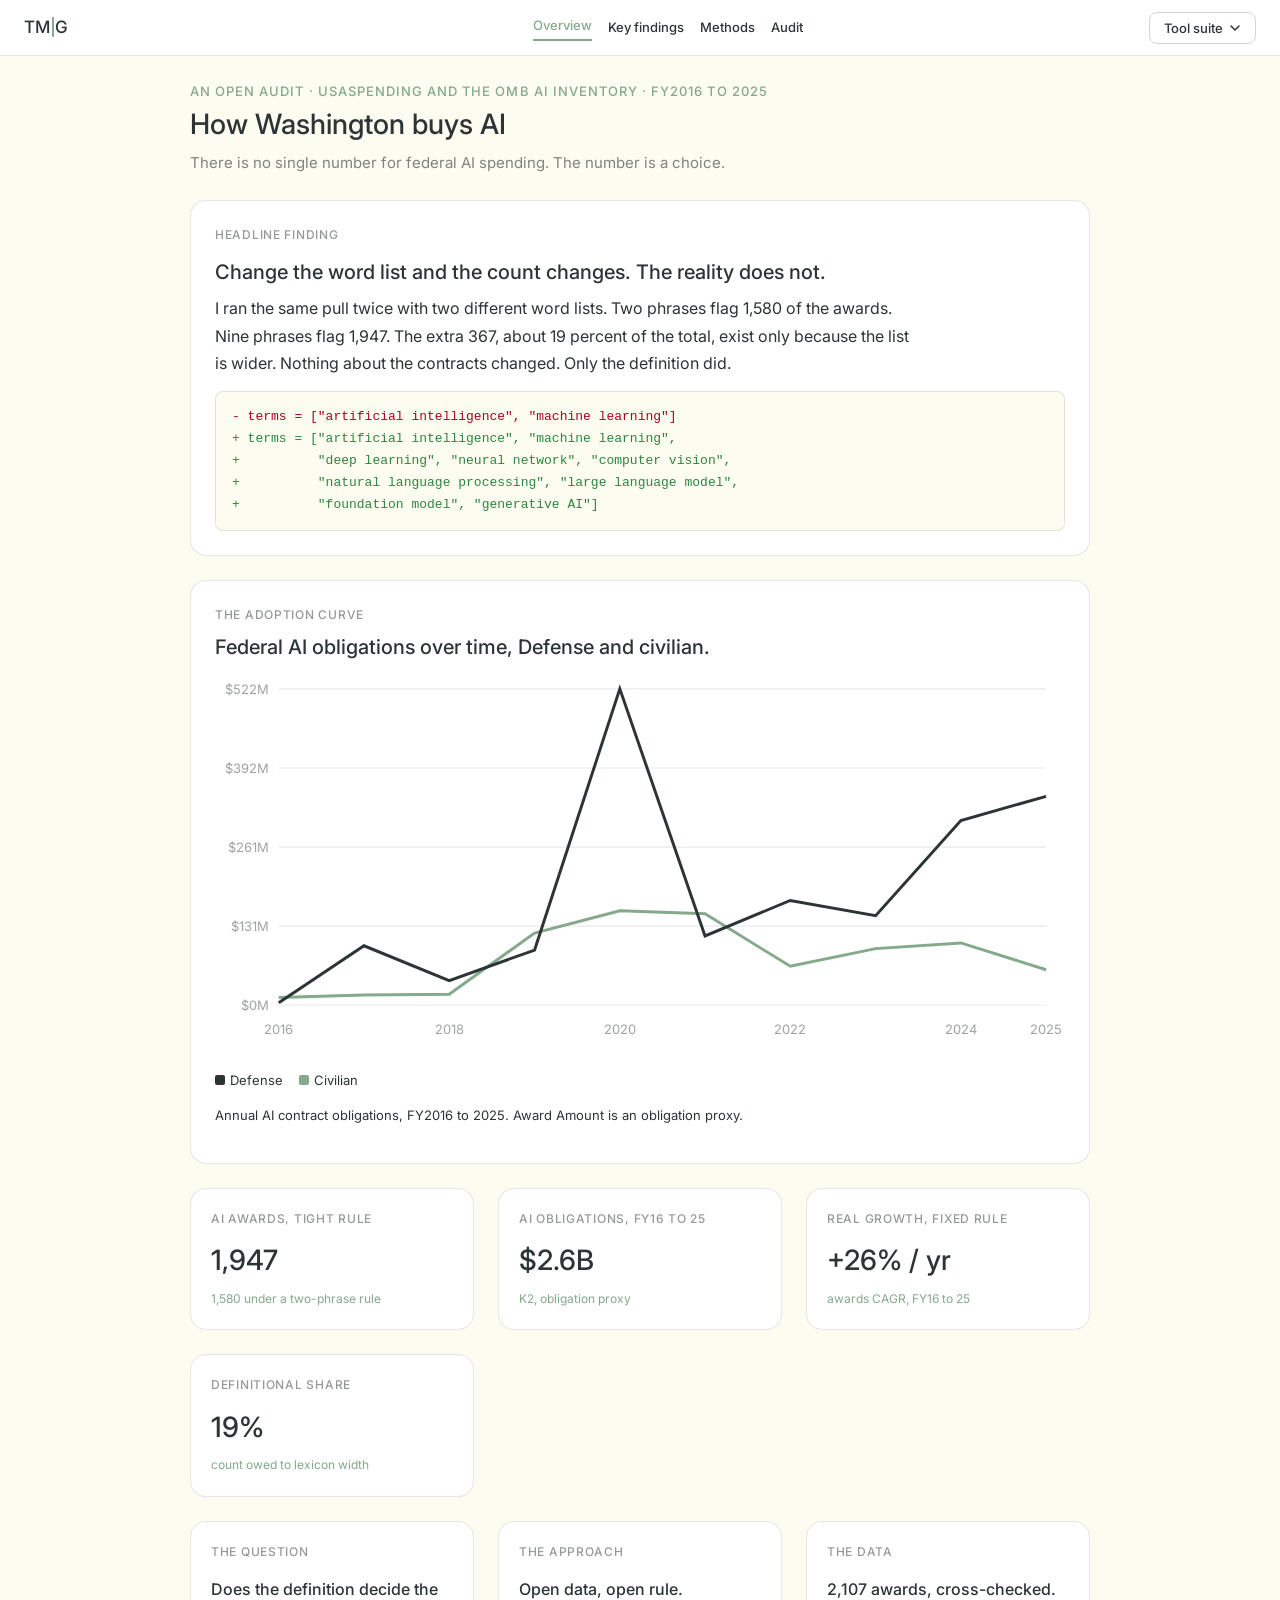
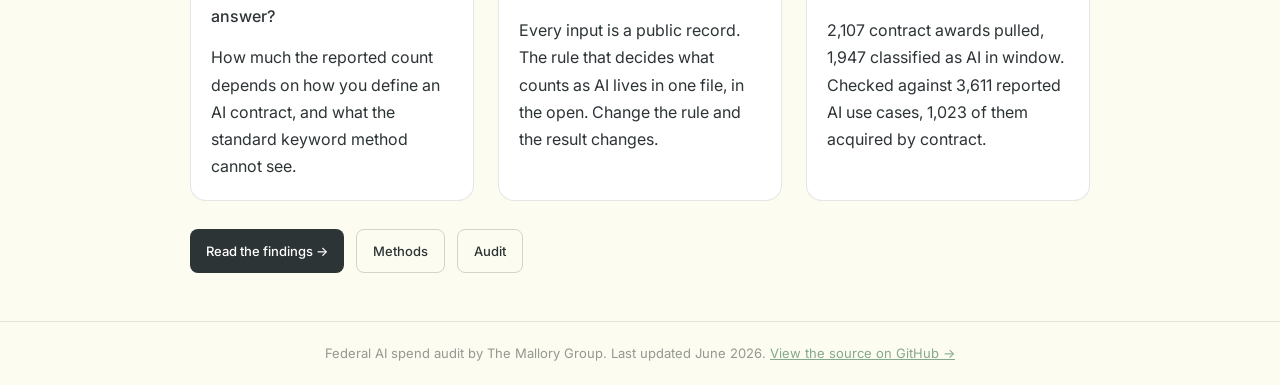
<file: site/index.html>
<!DOCTYPE html>
<html lang="en">
<head>
<meta charset="utf-8">
<meta name="viewport" content="width=device-width, initial-scale=1">
<title>How Washington buys AI — a measurement audit</title>
<meta name="description" content="An open audit of how federal AI spending is counted on public data.">
<link rel="preconnect" href="https://fonts.googleapis.com">
<link href="https://fonts.googleapis.com/css2?family=Inter:wght@400;500&display=swap" rel="stylesheet">
<link rel="stylesheet" href="ui.css">
<style>
/* TMG brand system, inlined so it cannot fail to load */
/* ============================================================
   TMG Design System — The Mallory Group
   dist/tmg.css — v2.0

   CDN usage (add to every repo <head>):
   <link rel="stylesheet" href="https://rmallorybpc.github.io/tmg-brand-guide/dist/tmg.css">

   Google Font (add above the CSS link):
   <link rel="preconnect" href="https://fonts.googleapis.com">
   <link href="https://fonts.googleapis.com/css2?family=Inter:wght@400;500&display=swap" rel="stylesheet">
   ============================================================ */


/* ── 1. Tokens ─────────────────────────────────────────────── */
:root {
  /* Palette */
  --tmg-cream:        #FDFCF0;
  --tmg-charcoal:     #2D3436;
  --tmg-sage:         #84A98C;
  --tmg-sage-hover:   #6B8F74;
  --tmg-white:        #FFFFFF;

  /* Semantic */
  --tmg-bg:           var(--tmg-cream);
  --tmg-text:         var(--tmg-charcoal);
  --tmg-accent:       var(--tmg-sage);
  --tmg-surface:      var(--tmg-white);

  /* Status */
  --tmg-success:      #2E8540;
  --tmg-warning:      #C47F00;
  --tmg-error:        #B00020;

  /* Borders */
  --tmg-border:       1px solid rgba(45, 52, 54, 0.12);
  --tmg-border-hover: 1px solid rgba(132, 169, 140, 0.50);

  /* Radii */
  --tmg-bento-radius: 16px;
  --tmg-nav-radius:   8px;
  --tmg-btn-radius:   8px;

  /* Spacing */
  --tmg-gap:          24px;
  --tmg-gap-sm:       12px;

  /* Elevation */
  --tmg-shadow-sm:    0 1px 3px rgba(45, 52, 54, 0.08);
  --tmg-shadow-md:    0 2px 8px rgba(45, 52, 54, 0.10);
}


/* ── 2. Reset & base ───────────────────────────────────────── */
*, *::before, *::after { box-sizing: border-box; }

body {
  background: var(--tmg-bg);
  color: var(--tmg-text);
  font-family: Inter, -apple-system, BlinkMacSystemFont, "Segoe UI", Roboto, "Helvetica Neue", Arial, sans-serif;
  font-size: 16px;
  line-height: 1.7;
  margin: 0;
}

:focus-visible {
  outline: 3px solid rgba(132, 169, 140, 0.40);
  outline-offset: 2px;
}

.sr-only {
  position: absolute; width: 1px; height: 1px; padding: 0;
  margin: -1px; overflow: hidden; clip: rect(0,0,0,0);
  white-space: nowrap; border: 0;
}


/* ── 3. Typography ─────────────────────────────────────────── */
.tmg-eyebrow    { font-size: 13px;  font-weight: 500; letter-spacing: 0.08em; text-transform: uppercase; color: var(--tmg-sage); margin: 0 0 4px; }
.tmg-h1         { font-size: 28px;  font-weight: 500; line-height: 1.3; color: var(--tmg-charcoal); margin: 0 0 8px; }
.tmg-h2         { font-size: 20px;  font-weight: 500; line-height: 1.3; color: var(--tmg-charcoal); margin: 0 0 6px; }
.tmg-h3         { font-size: 16px;  font-weight: 500; line-height: 1.3; color: var(--tmg-charcoal); margin: 0 0 6px; }
.tmg-body       { font-size: 16px;  font-weight: 400; line-height: 1.7; color: var(--tmg-charcoal); }
.tmg-body-sm    { font-size: 13px;  font-weight: 400; color: var(--tmg-charcoal); }
.tmg-label      { font-size: 13px;  font-weight: 500; color: var(--tmg-charcoal); }
.tmg-label-caps { font-size: 12px;  font-weight: 500; letter-spacing: 0.06em; text-transform: uppercase; color: rgba(45,52,54,0.50); }
.tmg-metric     { font-size: 28px;  font-weight: 500; color: var(--tmg-charcoal); }
.tmg-text-muted { color: rgba(45, 52, 54, 0.55); }
.tmg-text-accent{ color: var(--tmg-sage); }


/* ── 4. Navigation ─────────────────────────────────────────── */
.tmg-nav {
  position: sticky; top: 0; z-index: 100;
  background: var(--tmg-white); border-bottom: var(--tmg-border);
  padding: 0 24px; height: 56px;
  display: flex; align-items: center; justify-content: space-between;
}

.tmg-logo {
  display: flex; align-items: center;
  font-size: 17px; font-weight: 500; letter-spacing: 0.02em;
  color: var(--tmg-charcoal); text-decoration: none;
}

.tmg-logo-divider {
  width: 2px; height: 20px;
  background: var(--tmg-sage); border-radius: 2px; margin: 0 1px;
}

.tmg-dropdown-wrap { position: relative; }

.tmg-dropdown-btn {
  background: transparent; border: 1px solid rgba(45,52,54,0.20);
  border-radius: var(--tmg-btn-radius); padding: 7px 14px;
  font-size: 13px; font-weight: 500; color: var(--tmg-charcoal);
  cursor: pointer; display: inline-flex; align-items: center; gap: 6px;
  font-family: inherit; transition: background 0.15s;
}
.tmg-dropdown-btn:hover,
.tmg-dropdown-btn.open          { background: rgba(132,169,140,0.10); }
.tmg-dropdown-btn:focus-visible { outline: 3px solid rgba(132,169,140,0.35); outline-offset: 2px; }

.tmg-chevron { transition: transform 0.2s; flex-shrink: 0; }
.tmg-dropdown-btn.open .tmg-chevron { transform: rotate(180deg); }

.tmg-dropdown-menu {
  display: none; position: absolute; right: 0; top: calc(100% + 6px);
  background: var(--tmg-white); border: var(--tmg-border);
  border-radius: 10px; padding: 6px; min-width: 220px;
  z-index: 200; box-shadow: var(--tmg-shadow-md);
}
.tmg-dropdown-menu.open { display: block; }

.tmg-dropdown-menu a {
  display: block; padding: 8px 12px; border-radius: 6px;
  font-size: 13px; color: var(--tmg-charcoal); text-decoration: none;
  transition: background 0.12s, color 0.12s;
}
.tmg-dropdown-menu a:hover          { background: rgba(132,169,140,0.12); color: var(--tmg-sage-hover); }
.tmg-dropdown-menu a:focus-visible  { outline: 2px solid var(--tmg-sage); outline-offset: -2px; border-radius: 6px; }


/* ── 5. Layout ─────────────────────────────────────────────── */
.tmg-page {
  background: var(--tmg-bg);
  min-height: 100vh;
  padding: var(--tmg-gap);
}

.tmg-container {
  max-width: 1280px;
  margin: 0 auto;
}

.tmg-bento-grid {
  display: grid;
  grid-template-columns: repeat(auto-fit, minmax(280px, 1fr));
  gap: var(--tmg-gap);
}

.tmg-page-header { margin-bottom: var(--tmg-gap); }
.tmg-page-title  { font-size: 28px; font-weight: 500; color: var(--tmg-charcoal); margin: 0 0 8px; line-height: 1.3; }
.tmg-page-desc   { font-size: 15px; color: rgba(45,52,54,0.60); margin: 0; }

.tmg-footer {
  padding: 20px 24px; text-align: center;
  font-size: 13px; color: rgba(45,52,54,0.50);
  border-top: var(--tmg-border); margin-top: var(--tmg-gap);
}


/* ── 6. Cards ──────────────────────────────────────────────── */
.tmg-card {
  background: var(--tmg-white);
  border: var(--tmg-border);
  border-radius: var(--tmg-bento-radius);
  padding: 20px;
}

.tmg-card-wide {
  background: var(--tmg-white);
  border: var(--tmg-border);
  border-radius: var(--tmg-bento-radius);
  padding: 24px;
  grid-column: 1 / -1;
}

.tmg-card-label { font-size: 12px; font-weight: 500; text-transform: uppercase; letter-spacing: 0.06em; color: rgba(45,52,54,0.50); margin: 0 0 8px; }
.tmg-card-title { font-size: 16px; font-weight: 500; color: var(--tmg-charcoal); margin: 0 0 14px; }
.tmg-card-value { font-size: 28px; font-weight: 500; color: var(--tmg-charcoal); margin: 0 0 4px; }
.tmg-card-sub   { font-size: 12px; color: var(--tmg-sage); margin: 0; }
.tmg-trend-up   { color: var(--tmg-success); font-size: 13px; font-weight: 500; }
.tmg-trend-down { color: var(--tmg-error);   font-size: 13px; font-weight: 500; }


/* ── 7. Buttons ────────────────────────────────────────────── */
.tmg-btn {
  background: var(--tmg-charcoal); color: var(--tmg-white);
  border: none; border-radius: var(--tmg-btn-radius);
  padding: 10px 16px; font-size: 13px; font-weight: 500;
  cursor: pointer; display: inline-flex; align-items: center; gap: 6px;
  font-family: inherit; transition: background 0.15s;
}
.tmg-btn:hover          { background: #3D4446; }
.tmg-btn:active         { transform: scale(0.98); }
.tmg-btn:focus-visible  { outline: 3px solid rgba(45,52,54,0.20); outline-offset: 2px; }

.tmg-btn-ghost {
  background: transparent; color: var(--tmg-charcoal);
  border: 1px solid rgba(45,52,54,0.20); border-radius: var(--tmg-btn-radius);
  padding: 10px 16px; font-size: 13px; font-weight: 500;
  cursor: pointer; display: inline-flex; align-items: center; gap: 6px;
  font-family: inherit; transition: border-color 0.15s, color 0.15s;
}
.tmg-btn-ghost:hover         { border-color: var(--tmg-sage); color: var(--tmg-sage-hover); }
.tmg-btn-ghost:active        { transform: scale(0.98); }
.tmg-btn-ghost:focus-visible { outline: 3px solid rgba(132,169,140,0.35); outline-offset: 2px; }


/* ── 8. Tables ─────────────────────────────────────────────── */
.tmg-table { width: 100%; border-collapse: collapse; font-size: 13px; }

.tmg-table th {
  background: rgba(132,169,140,0.15); color: var(--tmg-charcoal);
  font-weight: 500; font-size: 12px; text-transform: uppercase;
  letter-spacing: 0.04em; padding: 9px 14px; text-align: left;
  border-bottom: 1px solid rgba(132,169,140,0.25);
}

.tmg-table td {
  padding: 9px 14px;
  border-bottom: 1px solid rgba(45,52,54,0.07);
  color: var(--tmg-charcoal);
}

.tmg-table tr:last-child td { border-bottom: none; }
.tmg-table tr:hover td      { background: rgba(132,169,140,0.04); }


/* ── 9. Form inputs ────────────────────────────────────────── */
.tmg-input,
.tmg-select,
.tmg-textarea {
  width: 100%; background: var(--tmg-white); color: var(--tmg-charcoal);
  border: var(--tmg-border); border-radius: var(--tmg-btn-radius);
  padding: 9px 12px; font-size: 14px; font-family: inherit;
  transition: border-color 0.15s, box-shadow 0.15s; box-sizing: border-box;
}
.tmg-input:focus,
.tmg-select:focus,
.tmg-textarea:focus {
  outline: none; border-color: var(--tmg-sage);
  box-shadow: 0 0 0 3px rgba(132,169,140,0.15);
}
.tmg-input::placeholder { color: rgba(45,52,54,0.35); }

.tmg-field-label {
  display: block; font-size: 13px; font-weight: 500;
  color: var(--tmg-charcoal); margin-bottom: 6px;
}

</style>
<style>
    .fa-wrap{max-width:900px;margin:0 auto}
    .fa-stack{display:flex;flex-direction:column;gap:var(--tmg-gap)}
    .fa-prose p{margin:0 0 14px;max-width:70ch}
    .fa-prose p:last-child{margin-bottom:0}
    .fa-lede{font-size:18px;line-height:1.6}
    .fa-claim{font-size:20px;font-weight:500;line-height:1.3;margin:0 0 10px}
    .fa-diff{font-family:ui-monospace,Menlo,Consolas,monospace;font-size:13px;line-height:1.7;
      background:var(--tmg-cream);border:var(--tmg-border);border-radius:8px;padding:14px 16px;overflow-x:auto;white-space:pre;margin-top:14px}
    .fa-diff .del{color:var(--tmg-error)}
    .fa-diff .add{color:var(--tmg-success)}
    .fa-strike{font-size:14px;line-height:2.1;margin:4px 0 0}
    .fa-strike span{text-decoration:line-through;text-decoration-color:var(--tmg-error);text-decoration-thickness:1px;margin-right:14px;white-space:nowrap;display:inline-block}
    .fa-mono{font-family:ui-monospace,Menlo,Consolas,monospace;font-size:13px;line-height:1.8;
      background:var(--tmg-cream);border:var(--tmg-border);border-radius:8px;padding:12px 16px}
    .fa-actions{display:flex;gap:12px;flex-wrap:wrap;margin-top:4px}
    a.fa-btn{background:var(--tmg-charcoal);color:var(--tmg-white);border-radius:8px;padding:10px 16px;font-size:13px;font-weight:500;text-decoration:none;display:inline-flex;align-items:center;gap:6px}
    a.fa-btn:hover{background:#3D4446}
    a.fa-btn-ghost{background:transparent;color:var(--tmg-charcoal);border:1px solid rgba(45,52,54,0.20);border-radius:8px;padding:10px 16px;font-size:13px;font-weight:500;text-decoration:none}
    a.fa-btn-ghost:hover{border-color:var(--tmg-sage);color:var(--tmg-sage-hover)}
    .fa-note{font-size:13px;color:var(--tmg-text-muted)}
    @media (prefers-reduced-motion:reduce){*{transition:none !important}}
</style>
</head>
<body>
<nav class="tmg-nav" aria-label="Primary">
  <a class="tmg-logo" href="index.html" aria-label="The Mallory Group home"><span>TM</span><span class="tmg-logo-divider" aria-hidden="true"></span><span>G</span></a>
  <div class="fa-navlinks">
      <a href="index.html" aria-current="page">Overview</a>
      <a href="findings.html">Key findings</a>
      <a href="methods.html">Methods</a>
      <a href="audit.html">Audit</a>
    <div class="tmg-dropdown-wrap">
      <button class="tmg-dropdown-btn" id="toolBtn" aria-haspopup="true" aria-expanded="false" aria-controls="toolMenu">Tool suite
        <svg class="tmg-chevron" width="12" height="12" viewBox="0 0 12 12" aria-hidden="true"><path d="M2 4l4 4 4-4" fill="none" stroke="currentColor" stroke-width="1.5" stroke-linecap="round" stroke-linejoin="round"/></svg>
      </button>
      <div class="tmg-dropdown-menu" id="toolMenu" role="menu">
        <a role="menuitem" href="https://rmallorybpc.github.io/pdf-multi-agent-analysis/" target="_blank" rel="noreferrer">PDF Multi-Agent Analysis</a>
        <a role="menuitem" href="https://rmallorybpc.github.io/housing-market-intel/" target="_blank" rel="noreferrer">Housing Market Intel</a>
        <a role="menuitem" href="https://rmallorybpc.github.io/real-estate-report/" target="_blank" rel="noreferrer">Real Estate Report</a>
        <a role="menuitem" href="https://rmallorybpc.github.io/nflanalysis/dashboard/src/" target="_blank" rel="noreferrer">NFL Analysis</a>
        <a role="menuitem" href="https://rmallorybpc.github.io/recipes/" target="_blank" rel="noreferrer">Recipe Book</a>
        <a role="menuitem" href="https://rmallorybpc.github.io/nhl-free-agency-research/" target="_blank" rel="noreferrer">NHL Free Agency Research</a>
        <a role="menuitem" href="https://rmallorybpc.github.io/nhl-play-for-contract/" target="_blank" rel="noreferrer">NHL Play for Contract</a>
        <a role="menuitem" href="https://rmallorybpc.github.io/nba-research-project/" target="_blank" rel="noreferrer">NBA Supermax Research</a>
        <a role="menuitem" href="https://content-integrity-audit.pages.dev/" target="_blank" rel="noreferrer">Content Integrity</a>
        <a role="menuitem" href="https://rmallorybpc.github.io/external-hire-premium/" target="_blank" rel="noreferrer">External Hire Premium</a>
        <a role="menuitem" href="index.html" aria-current="page">Federal AI Spend Audit</a>
      </div>
    </div>
  </div>
</nav>
<div class="tmg-page">
<div class="tmg-container">
<div class="fa-wrap">
<header class="tmg-page-header">
  <p class="tmg-eyebrow">An open audit · USAspending and the OMB AI inventory · FY2016 to 2025</p>
  <h1 class="tmg-page-title">How Washington buys AI</h1>
  <p class="tmg-page-desc">There is no single number for federal AI spending. The number is a choice.</p>
</header>
<div class="fa-stack">
  <section class="tmg-card-wide fa-prose" aria-labelledby="hf">
    <p class="tmg-card-label">Headline finding</p>
    <h2 id="hf" class="fa-claim">Change the word list and the count changes. The reality does not.</h2>
    <p>I ran the same pull twice with two different word lists. Two phrases flag 1,580 of the awards. Nine phrases flag 1,947. The extra 367, about 19 percent of the total, exist only because the list is wider. Nothing about the contracts changed. Only the definition did.</p>
    <div class="fa-diff"><span class="del">- terms = ["artificial intelligence", "machine learning"]</span>
<span class="add">+ terms = ["artificial intelligence", "machine learning",</span>
<span class="add">+          "deep learning", "neural network", "computer vision",</span>
<span class="add">+          "natural language processing", "large language model",</span>
<span class="add">+          "foundation model", "generative AI"]</span></div>
  </section>

  <section class="tmg-card-wide" aria-labelledby="pic">
    <p class="tmg-card-label">The adoption curve</p>
    <h2 id="pic" class="fa-claim">Federal AI obligations over time, Defense and civilian.</h2>
    <div id="adoption-chart" style="margin:8px 0"></div>
    <p class="fa-note"><span style="display:inline-block;width:10px;height:10px;background:#2D3436;border-radius:2px;margin-right:5px"></span>Defense<span style="display:inline-block;width:10px;height:10px;background:#84A98C;border-radius:2px;margin:0 5px 0 16px"></span>Civilian</p>
    <p class="fa-note" id="chart-src">Annual AI contract obligations, FY2016 to 2025. Award Amount is an obligation proxy.</p>
  </section>

  <div class="tmg-bento-grid">
    <div class="tmg-card" role="group" aria-label="AI awards under the tight rule">
      <div class="tmg-card-label">AI awards, tight rule</div><div class="tmg-card-value">1,947</div>
      <div class="tmg-card-sub">1,580 under a two-phrase rule</div>
    </div>
    <div class="tmg-card" role="group" aria-label="AI obligations">
      <div class="tmg-card-label">AI obligations, FY16 to 25</div><div class="tmg-card-value" id="kpi-oblig">—</div>
      <div class="tmg-card-sub">K2, obligation proxy</div>
    </div>
    <div class="tmg-card" role="group" aria-label="Real growth">
      <div class="tmg-card-label">Real growth, fixed rule</div><div class="tmg-card-value" id="kpi-cagr">—</div>
      <div class="tmg-card-sub">awards CAGR, FY16 to 25</div>
    </div>
    <div class="tmg-card" role="group" aria-label="Definitional share">
      <div class="tmg-card-label">Definitional share</div><div class="tmg-card-value" id="kpi-defn">—</div>
      <div class="tmg-card-sub">count owed to lexicon width</div>
    </div>
  </div>

  <div class="tmg-bento-grid">
    <section class="tmg-card fa-prose" aria-labelledby="q"><p class="tmg-card-label">The question</p>
      <h3 id="q" class="tmg-card-title">Does the definition decide the answer?</h3>
      <p>How much the reported count depends on how you define an AI contract, and what the standard keyword method cannot see.</p></section>
    <section class="tmg-card fa-prose" aria-labelledby="ap"><p class="tmg-card-label">The approach</p>
      <h3 id="ap" class="tmg-card-title">Open data, open rule.</h3>
      <p>Every input is a public record. The rule that decides what counts as AI lives in one file, in the open. Change the rule and the result changes.</p></section>
    <section class="tmg-card fa-prose" aria-labelledby="d"><p class="tmg-card-label">The data</p>
      <h3 id="d" class="tmg-card-title">2,107 awards, cross-checked.</h3>
      <p>2,107 contract awards pulled, 1,947 classified as AI in window. Checked against 3,611 reported AI use cases, 1,023 of them acquired by contract.</p></section>
  </div>

  <div class="fa-actions">
    <a class="fa-btn" href="findings.html">Read the findings &rarr;</a>
    <a class="fa-btn-ghost" href="methods.html">Methods</a>
    <a class="fa-btn-ghost" href="audit.html">Audit</a>
  </div>
</div>
<script src="series-data.js"></script>
<script>
(function(){
  var S=window.TMG_SERIES, host=document.getElementById('adoption-chart');
  function fmtM(v){return v>=1000?'$'+(v/1000).toFixed(1)+'B':'$'+Math.round(v)+'M';}
  function set(id,t){var e=document.getElementById(id);if(e)e.textContent=t;}
  if(!S){if(host)host.innerHTML='<p class="fa-note">Run analyze.py to populate the chart.</p>';return;}
  var k=S.kpi||{};
  set('kpi-oblig',k.total_oblig_m!=null?fmtM(k.total_oblig_m):'—');
  set('kpi-cagr',k.cagr_awards!=null?((k.cagr_awards>=0?'+':'')+Math.round(k.cagr_awards*100)+'% / yr'):'—');
  set('kpi-defn',k.definitional_share!=null?Math.round(k.definitional_share*100)+'%':'—');
  var fy=S.fy||[],dod=S.ai_oblig_dod||[],civ=S.ai_oblig_civ||[];
  if(!fy.length){host.innerHTML='<p class="fa-note">No annual data.</p>';return;}
  var W=720,H=320,pl=54,pr=16,pt=16,pb=36;
  var maxY=Math.max.apply(null,dod.concat(civ).concat([1]));
  function x(i){return pl+i*((W-pl-pr)/Math.max(1,fy.length-1));}
  function y(v){return H-pb-(v/maxY)*(H-pt-pb);}
  function pth(a){return a.map(function(v,i){return (i?'L':'M')+x(i).toFixed(1)+' '+y(v).toFixed(1);}).join(' ');}
  var CH='#2D3436',SG='#84A98C',MUT='rgba(45,52,54,0.45)';
  var s='<svg viewBox="0 0 '+W+' '+H+'" width="100%" role="img" aria-label="Annual AI contract obligations by fiscal year, Defense versus civilian">';
  for(var g=0;g<=4;g++){var gv=maxY*g/4,gy=y(gv);
    s+='<line x1="'+pl+'" y1="'+gy+'" x2="'+(W-pr)+'" y2="'+gy+'" stroke="rgba(45,52,54,0.10)"/>';
    s+='<text x="'+(pl-8)+'" y="'+(gy+4)+'" text-anchor="end" font-size="11" fill="'+MUT+'">'+fmtM(gv)+'</text>';}
  fy.forEach(function(f,i){if(i%2===0||i===fy.length-1){s+='<text x="'+x(i)+'" y="'+(H-12)+'" text-anchor="middle" font-size="11" fill="'+MUT+'">'+f+'</text>';}});
  s+='<path d="'+pth(civ)+'" fill="none" stroke="'+SG+'" stroke-width="2.5"/>';
  s+='<path d="'+pth(dod)+'" fill="none" stroke="'+CH+'" stroke-width="2.5"/></svg>';
  host.innerHTML=s;
  var n=document.getElementById('chart-src');
  if(n&&S.generated_from&&S.generated_from.indexOf('sample')>-1){n.textContent='Sample data shown. Run analyze.py to populate with the live pull.';n.style.color='#B00020';}
})();
</script>
</div>
</div>
</div>
<footer class="tmg-footer">
  Federal AI spend audit by The Mallory Group. Last updated June 2026.
  <a href="REPO_URL_HERE" target="_blank" rel="noreferrer" class="tmg-text-accent">View the source on GitHub &rarr;</a>
</footer>
<script>
  (function(){var b=document.getElementById('toolBtn'),m=document.getElementById('toolMenu');if(!b||!m)return;
   function c(){m.classList.remove('open');b.classList.remove('open');b.setAttribute('aria-expanded','false');}
   b.addEventListener('click',function(e){e.stopPropagation();var o=m.classList.toggle('open');b.classList.toggle('open',o);b.setAttribute('aria-expanded',o?'true':'false');});
   m.addEventListener('click',function(e){e.stopPropagation();});document.addEventListener('click',c);
   document.addEventListener('keydown',function(e){if(e.key==='Escape'){c();b.focus();}});})();
</script>
</body>
</html>
</file>
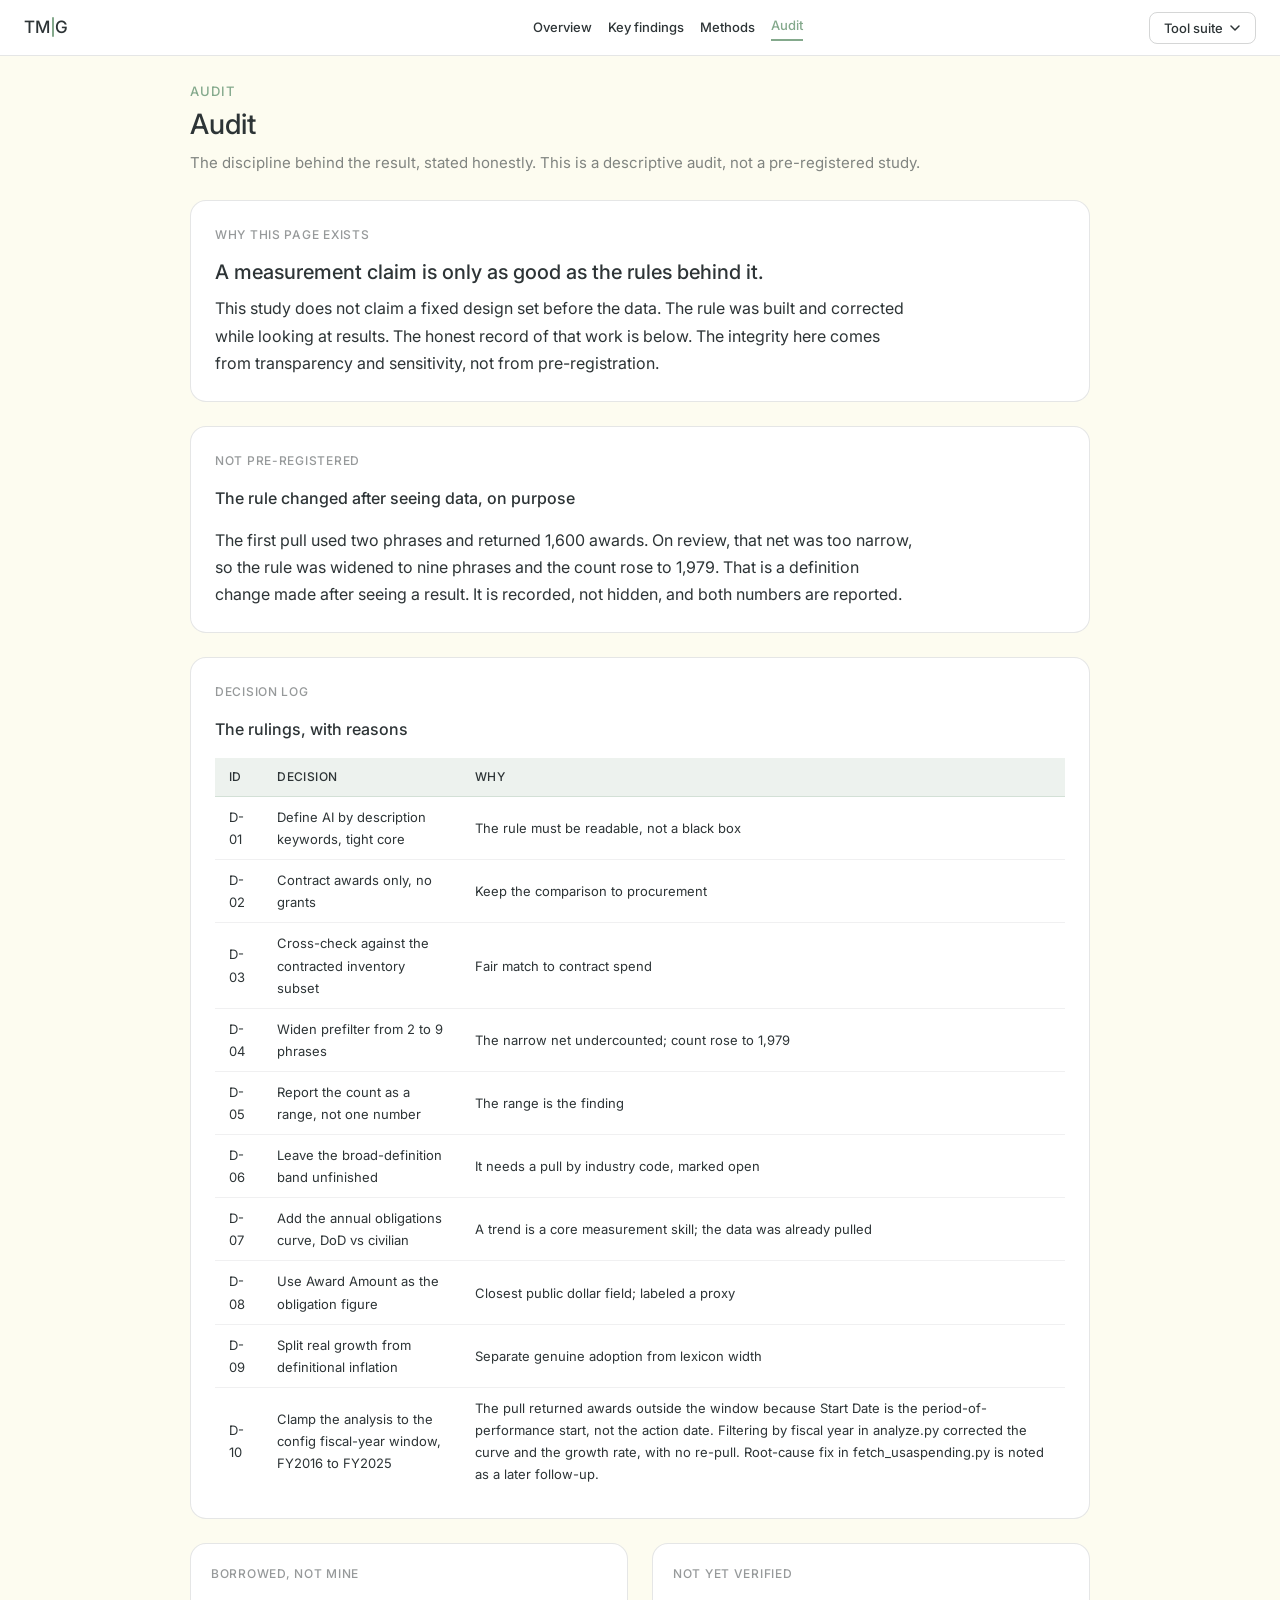
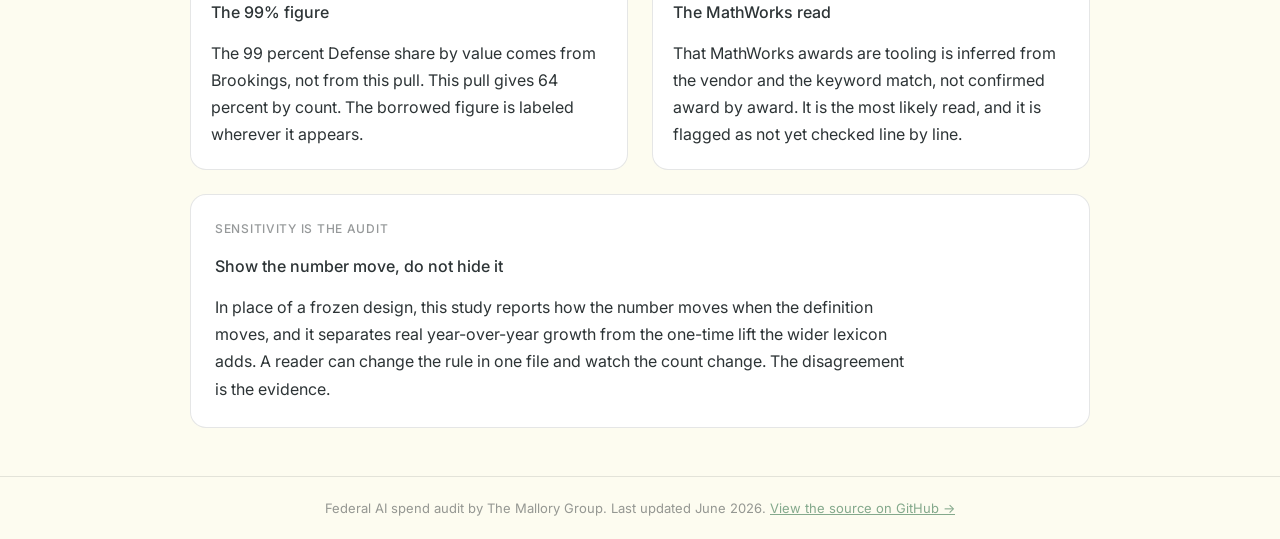
<file: site/audit.html>
<!DOCTYPE html>
<html lang="en">
<head>
<meta charset="utf-8">
<meta name="viewport" content="width=device-width, initial-scale=1">
<title>Audit | How Washington buys AI</title>
<meta name="description" content="The decision log and honest limits.">
<link rel="preconnect" href="https://fonts.googleapis.com">
<link href="https://fonts.googleapis.com/css2?family=Inter:wght@400;500&display=swap" rel="stylesheet">
<link rel="stylesheet" href="ui.css">
<style>
/* TMG brand system, inlined so it cannot fail to load */
/* ============================================================
   TMG Design System — The Mallory Group
   dist/tmg.css — v2.0

   CDN usage (add to every repo <head>):
   <link rel="stylesheet" href="https://rmallorybpc.github.io/tmg-brand-guide/dist/tmg.css">

   Google Font (add above the CSS link):
   <link rel="preconnect" href="https://fonts.googleapis.com">
   <link href="https://fonts.googleapis.com/css2?family=Inter:wght@400;500&display=swap" rel="stylesheet">
   ============================================================ */


/* ── 1. Tokens ─────────────────────────────────────────────── */
:root {
  /* Palette */
  --tmg-cream:        #FDFCF0;
  --tmg-charcoal:     #2D3436;
  --tmg-sage:         #84A98C;
  --tmg-sage-hover:   #6B8F74;
  --tmg-white:        #FFFFFF;

  /* Semantic */
  --tmg-bg:           var(--tmg-cream);
  --tmg-text:         var(--tmg-charcoal);
  --tmg-accent:       var(--tmg-sage);
  --tmg-surface:      var(--tmg-white);

  /* Status */
  --tmg-success:      #2E8540;
  --tmg-warning:      #C47F00;
  --tmg-error:        #B00020;

  /* Borders */
  --tmg-border:       1px solid rgba(45, 52, 54, 0.12);
  --tmg-border-hover: 1px solid rgba(132, 169, 140, 0.50);

  /* Radii */
  --tmg-bento-radius: 16px;
  --tmg-nav-radius:   8px;
  --tmg-btn-radius:   8px;

  /* Spacing */
  --tmg-gap:          24px;
  --tmg-gap-sm:       12px;

  /* Elevation */
  --tmg-shadow-sm:    0 1px 3px rgba(45, 52, 54, 0.08);
  --tmg-shadow-md:    0 2px 8px rgba(45, 52, 54, 0.10);
}


/* ── 2. Reset & base ───────────────────────────────────────── */
*, *::before, *::after { box-sizing: border-box; }

body {
  background: var(--tmg-bg);
  color: var(--tmg-text);
  font-family: Inter, -apple-system, BlinkMacSystemFont, "Segoe UI", Roboto, "Helvetica Neue", Arial, sans-serif;
  font-size: 16px;
  line-height: 1.7;
  margin: 0;
}

:focus-visible {
  outline: 3px solid rgba(132, 169, 140, 0.40);
  outline-offset: 2px;
}

.sr-only {
  position: absolute; width: 1px; height: 1px; padding: 0;
  margin: -1px; overflow: hidden; clip: rect(0,0,0,0);
  white-space: nowrap; border: 0;
}


/* ── 3. Typography ─────────────────────────────────────────── */
.tmg-eyebrow    { font-size: 13px;  font-weight: 500; letter-spacing: 0.08em; text-transform: uppercase; color: var(--tmg-sage); margin: 0 0 4px; }
.tmg-h1         { font-size: 28px;  font-weight: 500; line-height: 1.3; color: var(--tmg-charcoal); margin: 0 0 8px; }
.tmg-h2         { font-size: 20px;  font-weight: 500; line-height: 1.3; color: var(--tmg-charcoal); margin: 0 0 6px; }
.tmg-h3         { font-size: 16px;  font-weight: 500; line-height: 1.3; color: var(--tmg-charcoal); margin: 0 0 6px; }
.tmg-body       { font-size: 16px;  font-weight: 400; line-height: 1.7; color: var(--tmg-charcoal); }
.tmg-body-sm    { font-size: 13px;  font-weight: 400; color: var(--tmg-charcoal); }
.tmg-label      { font-size: 13px;  font-weight: 500; color: var(--tmg-charcoal); }
.tmg-label-caps { font-size: 12px;  font-weight: 500; letter-spacing: 0.06em; text-transform: uppercase; color: rgba(45,52,54,0.50); }
.tmg-metric     { font-size: 28px;  font-weight: 500; color: var(--tmg-charcoal); }
.tmg-text-muted { color: rgba(45, 52, 54, 0.55); }
.tmg-text-accent{ color: var(--tmg-sage); }


/* ── 4. Navigation ─────────────────────────────────────────── */
.tmg-nav {
  position: sticky; top: 0; z-index: 100;
  background: var(--tmg-white); border-bottom: var(--tmg-border);
  padding: 0 24px; height: 56px;
  display: flex; align-items: center; justify-content: space-between;
}

.tmg-logo {
  display: flex; align-items: center;
  font-size: 17px; font-weight: 500; letter-spacing: 0.02em;
  color: var(--tmg-charcoal); text-decoration: none;
}

.tmg-logo-divider {
  width: 2px; height: 20px;
  background: var(--tmg-sage); border-radius: 2px; margin: 0 1px;
}

.tmg-dropdown-wrap { position: relative; }

.tmg-dropdown-btn {
  background: transparent; border: 1px solid rgba(45,52,54,0.20);
  border-radius: var(--tmg-btn-radius); padding: 7px 14px;
  font-size: 13px; font-weight: 500; color: var(--tmg-charcoal);
  cursor: pointer; display: inline-flex; align-items: center; gap: 6px;
  font-family: inherit; transition: background 0.15s;
}
.tmg-dropdown-btn:hover,
.tmg-dropdown-btn.open          { background: rgba(132,169,140,0.10); }
.tmg-dropdown-btn:focus-visible { outline: 3px solid rgba(132,169,140,0.35); outline-offset: 2px; }

.tmg-chevron { transition: transform 0.2s; flex-shrink: 0; }
.tmg-dropdown-btn.open .tmg-chevron { transform: rotate(180deg); }

.tmg-dropdown-menu {
  display: none; position: absolute; right: 0; top: calc(100% + 6px);
  background: var(--tmg-white); border: var(--tmg-border);
  border-radius: 10px; padding: 6px; min-width: 220px;
  z-index: 200; box-shadow: var(--tmg-shadow-md);
}
.tmg-dropdown-menu.open { display: block; }

.tmg-dropdown-menu a {
  display: block; padding: 8px 12px; border-radius: 6px;
  font-size: 13px; color: var(--tmg-charcoal); text-decoration: none;
  transition: background 0.12s, color 0.12s;
}
.tmg-dropdown-menu a:hover          { background: rgba(132,169,140,0.12); color: var(--tmg-sage-hover); }
.tmg-dropdown-menu a:focus-visible  { outline: 2px solid var(--tmg-sage); outline-offset: -2px; border-radius: 6px; }


/* ── 5. Layout ─────────────────────────────────────────────── */
.tmg-page {
  background: var(--tmg-bg);
  min-height: 100vh;
  padding: var(--tmg-gap);
}

.tmg-container {
  max-width: 1280px;
  margin: 0 auto;
}

.tmg-bento-grid {
  display: grid;
  grid-template-columns: repeat(auto-fit, minmax(280px, 1fr));
  gap: var(--tmg-gap);
}

.tmg-page-header { margin-bottom: var(--tmg-gap); }
.tmg-page-title  { font-size: 28px; font-weight: 500; color: var(--tmg-charcoal); margin: 0 0 8px; line-height: 1.3; }
.tmg-page-desc   { font-size: 15px; color: rgba(45,52,54,0.60); margin: 0; }

.tmg-footer {
  padding: 20px 24px; text-align: center;
  font-size: 13px; color: rgba(45,52,54,0.50);
  border-top: var(--tmg-border); margin-top: var(--tmg-gap);
}


/* ── 6. Cards ──────────────────────────────────────────────── */
.tmg-card {
  background: var(--tmg-white);
  border: var(--tmg-border);
  border-radius: var(--tmg-bento-radius);
  padding: 20px;
}

.tmg-card-wide {
  background: var(--tmg-white);
  border: var(--tmg-border);
  border-radius: var(--tmg-bento-radius);
  padding: 24px;
  grid-column: 1 / -1;
}

.tmg-card-label { font-size: 12px; font-weight: 500; text-transform: uppercase; letter-spacing: 0.06em; color: rgba(45,52,54,0.50); margin: 0 0 8px; }
.tmg-card-title { font-size: 16px; font-weight: 500; color: var(--tmg-charcoal); margin: 0 0 14px; }
.tmg-card-value { font-size: 28px; font-weight: 500; color: var(--tmg-charcoal); margin: 0 0 4px; }
.tmg-card-sub   { font-size: 12px; color: var(--tmg-sage); margin: 0; }
.tmg-trend-up   { color: var(--tmg-success); font-size: 13px; font-weight: 500; }
.tmg-trend-down { color: var(--tmg-error);   font-size: 13px; font-weight: 500; }


/* ── 7. Buttons ────────────────────────────────────────────── */
.tmg-btn {
  background: var(--tmg-charcoal); color: var(--tmg-white);
  border: none; border-radius: var(--tmg-btn-radius);
  padding: 10px 16px; font-size: 13px; font-weight: 500;
  cursor: pointer; display: inline-flex; align-items: center; gap: 6px;
  font-family: inherit; transition: background 0.15s;
}
.tmg-btn:hover          { background: #3D4446; }
.tmg-btn:active         { transform: scale(0.98); }
.tmg-btn:focus-visible  { outline: 3px solid rgba(45,52,54,0.20); outline-offset: 2px; }

.tmg-btn-ghost {
  background: transparent; color: var(--tmg-charcoal);
  border: 1px solid rgba(45,52,54,0.20); border-radius: var(--tmg-btn-radius);
  padding: 10px 16px; font-size: 13px; font-weight: 500;
  cursor: pointer; display: inline-flex; align-items: center; gap: 6px;
  font-family: inherit; transition: border-color 0.15s, color 0.15s;
}
.tmg-btn-ghost:hover         { border-color: var(--tmg-sage); color: var(--tmg-sage-hover); }
.tmg-btn-ghost:active        { transform: scale(0.98); }
.tmg-btn-ghost:focus-visible { outline: 3px solid rgba(132,169,140,0.35); outline-offset: 2px; }


/* ── 8. Tables ─────────────────────────────────────────────── */
.tmg-table { width: 100%; border-collapse: collapse; font-size: 13px; }

.tmg-table th {
  background: rgba(132,169,140,0.15); color: var(--tmg-charcoal);
  font-weight: 500; font-size: 12px; text-transform: uppercase;
  letter-spacing: 0.04em; padding: 9px 14px; text-align: left;
  border-bottom: 1px solid rgba(132,169,140,0.25);
}

.tmg-table td {
  padding: 9px 14px;
  border-bottom: 1px solid rgba(45,52,54,0.07);
  color: var(--tmg-charcoal);
}

.tmg-table tr:last-child td { border-bottom: none; }
.tmg-table tr:hover td      { background: rgba(132,169,140,0.04); }


/* ── 9. Form inputs ────────────────────────────────────────── */
.tmg-input,
.tmg-select,
.tmg-textarea {
  width: 100%; background: var(--tmg-white); color: var(--tmg-charcoal);
  border: var(--tmg-border); border-radius: var(--tmg-btn-radius);
  padding: 9px 12px; font-size: 14px; font-family: inherit;
  transition: border-color 0.15s, box-shadow 0.15s; box-sizing: border-box;
}
.tmg-input:focus,
.tmg-select:focus,
.tmg-textarea:focus {
  outline: none; border-color: var(--tmg-sage);
  box-shadow: 0 0 0 3px rgba(132,169,140,0.15);
}
.tmg-input::placeholder { color: rgba(45,52,54,0.35); }

.tmg-field-label {
  display: block; font-size: 13px; font-weight: 500;
  color: var(--tmg-charcoal); margin-bottom: 6px;
}

</style>
<style>
    .fa-wrap{max-width:900px;margin:0 auto}
    .fa-stack{display:flex;flex-direction:column;gap:var(--tmg-gap)}
    .fa-prose p{margin:0 0 14px;max-width:70ch}
    .fa-prose p:last-child{margin-bottom:0}
    .fa-lede{font-size:18px;line-height:1.6}
    .fa-claim{font-size:20px;font-weight:500;line-height:1.3;margin:0 0 10px}
    .fa-diff{font-family:ui-monospace,Menlo,Consolas,monospace;font-size:13px;line-height:1.7;
      background:var(--tmg-cream);border:var(--tmg-border);border-radius:8px;padding:14px 16px;overflow-x:auto;white-space:pre;margin-top:14px}
    .fa-diff .del{color:var(--tmg-error)}
    .fa-diff .add{color:var(--tmg-success)}
    .fa-strike{font-size:14px;line-height:2.1;margin:4px 0 0}
    .fa-strike span{text-decoration:line-through;text-decoration-color:var(--tmg-error);text-decoration-thickness:1px;margin-right:14px;white-space:nowrap;display:inline-block}
    .fa-mono{font-family:ui-monospace,Menlo,Consolas,monospace;font-size:13px;line-height:1.8;
      background:var(--tmg-cream);border:var(--tmg-border);border-radius:8px;padding:12px 16px}
    .fa-actions{display:flex;gap:12px;flex-wrap:wrap;margin-top:4px}
    a.fa-btn{background:var(--tmg-charcoal);color:var(--tmg-white);border-radius:8px;padding:10px 16px;font-size:13px;font-weight:500;text-decoration:none;display:inline-flex;align-items:center;gap:6px}
    a.fa-btn:hover{background:#3D4446}
    a.fa-btn-ghost{background:transparent;color:var(--tmg-charcoal);border:1px solid rgba(45,52,54,0.20);border-radius:8px;padding:10px 16px;font-size:13px;font-weight:500;text-decoration:none}
    a.fa-btn-ghost:hover{border-color:var(--tmg-sage);color:var(--tmg-sage-hover)}
    .fa-note{font-size:13px;color:var(--tmg-text-muted)}
    @media (prefers-reduced-motion:reduce){*{transition:none !important}}
</style>
</head>
<body>
<nav class="tmg-nav" aria-label="Primary">
  <a class="tmg-logo" href="index.html" aria-label="The Mallory Group home"><span>TM</span><span class="tmg-logo-divider" aria-hidden="true"></span><span>G</span></a>
  <div class="fa-navlinks">
      <a href="index.html">Overview</a>
      <a href="findings.html">Key findings</a>
      <a href="methods.html">Methods</a>
      <a href="audit.html" aria-current="page">Audit</a>
    <div class="tmg-dropdown-wrap">
      <button class="tmg-dropdown-btn" id="toolBtn" aria-haspopup="true" aria-expanded="false" aria-controls="toolMenu">Tool suite
        <svg class="tmg-chevron" width="12" height="12" viewBox="0 0 12 12" aria-hidden="true"><path d="M2 4l4 4 4-4" fill="none" stroke="currentColor" stroke-width="1.5" stroke-linecap="round" stroke-linejoin="round"/></svg>
      </button>
      <div class="tmg-dropdown-menu" id="toolMenu" role="menu">
        <a role="menuitem" href="https://rmallorybpc.github.io/pdf-multi-agent-analysis/" target="_blank" rel="noreferrer">PDF Multi-Agent Analysis</a>
        <a role="menuitem" href="https://rmallorybpc.github.io/housing-market-intel/" target="_blank" rel="noreferrer">Housing Market Intel</a>
        <a role="menuitem" href="https://rmallorybpc.github.io/real-estate-report/" target="_blank" rel="noreferrer">Real Estate Report</a>
        <a role="menuitem" href="https://rmallorybpc.github.io/nflanalysis/dashboard/src/" target="_blank" rel="noreferrer">NFL Analysis</a>
        <a role="menuitem" href="https://rmallorybpc.github.io/recipes/" target="_blank" rel="noreferrer">Recipe Book</a>
        <a role="menuitem" href="https://rmallorybpc.github.io/nhl-free-agency-research/" target="_blank" rel="noreferrer">NHL Free Agency Research</a>
        <a role="menuitem" href="https://rmallorybpc.github.io/nhl-play-for-contract/" target="_blank" rel="noreferrer">NHL Play for Contract</a>
        <a role="menuitem" href="https://rmallorybpc.github.io/nba-research-project/" target="_blank" rel="noreferrer">NBA Supermax Research</a>
        <a role="menuitem" href="https://content-integrity-audit.pages.dev/" target="_blank" rel="noreferrer">Content Integrity</a>
        <a role="menuitem" href="https://rmallorybpc.github.io/external-hire-premium/" target="_blank" rel="noreferrer">External Hire Premium</a>
        <a role="menuitem" href="index.html" aria-current="page">Federal AI Spend Audit</a>
      </div>
    </div>
  </div>
</nav>
<div class="tmg-page">
<div class="tmg-container">
<div class="fa-wrap">
<header class="tmg-page-header"><p class="tmg-eyebrow">Audit</p>
  <h1 class="tmg-page-title">Audit</h1>
  <p class="tmg-page-desc">The discipline behind the result, stated honestly. This is a descriptive audit, not a pre-registered study.</p></header>
<div class="fa-stack">
  <section class="tmg-card-wide fa-prose" aria-labelledby="a0"><p class="tmg-card-label">Why this page exists</p>
    <h2 id="a0" class="fa-claim">A measurement claim is only as good as the rules behind it.</h2>
    <p>This study does not claim a fixed design set before the data. The rule was built and corrected while looking at results. The honest record of that work is below. The integrity here comes from transparency and sensitivity, not from pre-registration.</p></section>
  <section class="tmg-card-wide fa-prose" aria-labelledby="a1"><p class="tmg-card-label">Not pre-registered</p>
    <h3 id="a1" class="tmg-card-title">The rule changed after seeing data, on purpose</h3>
    <p>The first pull used two phrases and returned 1,600 awards. On review, that net was too narrow, so the rule was widened to nine phrases and the count rose to 1,979. That is a definition change made after seeing a result. It is recorded, not hidden, and both numbers are reported.</p></section>
  <section class="tmg-card-wide fa-prose" aria-labelledby="a2"><p class="tmg-card-label">Decision log</p>
    <h3 id="a2" class="tmg-card-title">The rulings, with reasons</h3>
    <table class="tmg-table"><thead><tr><th scope="col">ID</th><th scope="col">Decision</th><th scope="col">Why</th></tr></thead>
    <tbody>
    <tr><td>D-01</td><td>Define AI by description keywords, tight core</td><td>The rule must be readable, not a black box</td></tr>
    <tr><td>D-02</td><td>Contract awards only, no grants</td><td>Keep the comparison to procurement</td></tr>
    <tr><td>D-03</td><td>Cross-check against the contracted inventory subset</td><td>Fair match to contract spend</td></tr>
    <tr><td>D-04</td><td>Widen prefilter from 2 to 9 phrases</td><td>The narrow net undercounted; count rose to 1,979</td></tr>
    <tr><td>D-05</td><td>Report the count as a range, not one number</td><td>The range is the finding</td></tr>
    <tr><td>D-06</td><td>Leave the broad-definition band unfinished</td><td>It needs a pull by industry code, marked open</td></tr>
    <tr><td>D-07</td><td>Add the annual obligations curve, DoD vs civilian</td><td>A trend is a core measurement skill; the data was already pulled</td></tr>
    <tr><td>D-08</td><td>Use Award Amount as the obligation figure</td><td>Closest public dollar field; labeled a proxy</td></tr>
    <tr><td>D-09</td><td>Split real growth from definitional inflation</td><td>Separate genuine adoption from lexicon width</td></tr>
    <tr><td>D-10</td><td>Clamp the analysis to the config fiscal-year window, FY2016 to FY2025</td><td>The pull returned awards outside the window because Start Date is the period-of-performance start, not the action date. Filtering by fiscal year in analyze.py corrected the curve and the growth rate, with no re-pull. Root-cause fix in fetch_usaspending.py is noted as a later follow-up.</td></tr>
    </tbody></table></section>
  <div class="tmg-bento-grid">
    <section class="tmg-card fa-prose" aria-labelledby="a3"><p class="tmg-card-label">Borrowed, not mine</p>
      <h3 id="a3" class="tmg-card-title">The 99% figure</h3>
      <p>The 99 percent Defense share by value comes from Brookings, not from this pull. This pull gives 64 percent by count. The borrowed figure is labeled wherever it appears.</p></section>
    <section class="tmg-card fa-prose" aria-labelledby="a4"><p class="tmg-card-label">Not yet verified</p>
      <h3 id="a4" class="tmg-card-title">The MathWorks read</h3>
      <p>That MathWorks awards are tooling is inferred from the vendor and the keyword match, not confirmed award by award. It is the most likely read, and it is flagged as not yet checked line by line.</p></section>
  </div>
  <section class="tmg-card-wide fa-prose" aria-labelledby="a5"><p class="tmg-card-label">Sensitivity is the audit</p>
    <h3 id="a5" class="tmg-card-title">Show the number move, do not hide it</h3>
    <p>In place of a frozen design, this study reports how the number moves when the definition moves, and it separates real year-over-year growth from the one-time lift the wider lexicon adds. A reader can change the rule in one file and watch the count change. The disagreement is the evidence.</p></section>
</div>
</div>
</div>
</div>
<footer class="tmg-footer">
  Federal AI spend audit by The Mallory Group. Last updated June 2026.
  <a href="REPO_URL_HERE" target="_blank" rel="noreferrer" class="tmg-text-accent">View the source on GitHub &rarr;</a>
</footer>
<script>
  (function(){var b=document.getElementById('toolBtn'),m=document.getElementById('toolMenu');if(!b||!m)return;
   function c(){m.classList.remove('open');b.classList.remove('open');b.setAttribute('aria-expanded','false');}
   b.addEventListener('click',function(e){e.stopPropagation();var o=m.classList.toggle('open');b.classList.toggle('open',o);b.setAttribute('aria-expanded',o?'true':'false');});
   m.addEventListener('click',function(e){e.stopPropagation();});document.addEventListener('click',c);
   document.addEventListener('keydown',function(e){if(e.key==='Escape'){c();b.focus();}});})();
</script>
</body>
</html>
</file>
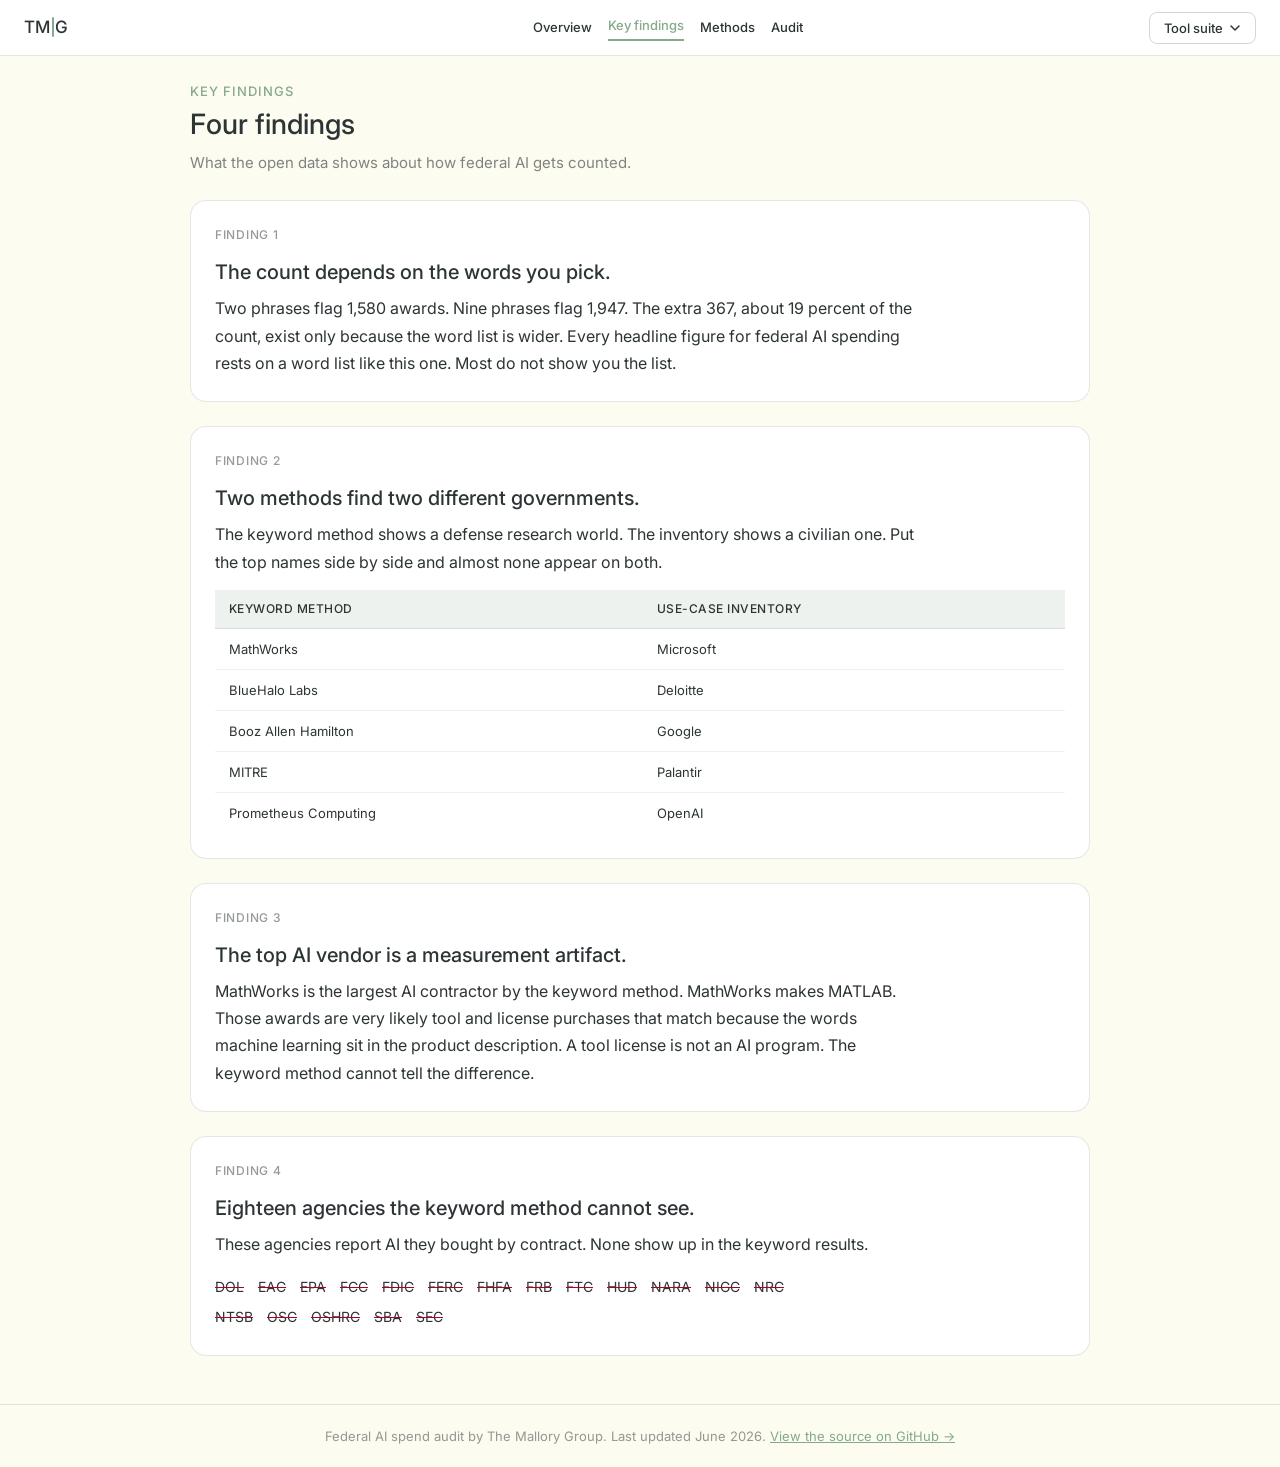
<file: site/findings.html>
<!DOCTYPE html>
<html lang="en">
<head>
<meta charset="utf-8">
<meta name="viewport" content="width=device-width, initial-scale=1">
<title>Key findings | How Washington buys AI</title>
<meta name="description" content="Four findings on how federal AI gets counted.">
<link rel="preconnect" href="https://fonts.googleapis.com">
<link href="https://fonts.googleapis.com/css2?family=Inter:wght@400;500&display=swap" rel="stylesheet">
<link rel="stylesheet" href="ui.css">
<style>
/* TMG brand system, inlined so it cannot fail to load */
/* ============================================================
   TMG Design System — The Mallory Group
   dist/tmg.css — v2.0

   CDN usage (add to every repo <head>):
   <link rel="stylesheet" href="https://rmallorybpc.github.io/tmg-brand-guide/dist/tmg.css">

   Google Font (add above the CSS link):
   <link rel="preconnect" href="https://fonts.googleapis.com">
   <link href="https://fonts.googleapis.com/css2?family=Inter:wght@400;500&display=swap" rel="stylesheet">
   ============================================================ */


/* ── 1. Tokens ─────────────────────────────────────────────── */
:root {
  /* Palette */
  --tmg-cream:        #FDFCF0;
  --tmg-charcoal:     #2D3436;
  --tmg-sage:         #84A98C;
  --tmg-sage-hover:   #6B8F74;
  --tmg-white:        #FFFFFF;

  /* Semantic */
  --tmg-bg:           var(--tmg-cream);
  --tmg-text:         var(--tmg-charcoal);
  --tmg-accent:       var(--tmg-sage);
  --tmg-surface:      var(--tmg-white);

  /* Status */
  --tmg-success:      #2E8540;
  --tmg-warning:      #C47F00;
  --tmg-error:        #B00020;

  /* Borders */
  --tmg-border:       1px solid rgba(45, 52, 54, 0.12);
  --tmg-border-hover: 1px solid rgba(132, 169, 140, 0.50);

  /* Radii */
  --tmg-bento-radius: 16px;
  --tmg-nav-radius:   8px;
  --tmg-btn-radius:   8px;

  /* Spacing */
  --tmg-gap:          24px;
  --tmg-gap-sm:       12px;

  /* Elevation */
  --tmg-shadow-sm:    0 1px 3px rgba(45, 52, 54, 0.08);
  --tmg-shadow-md:    0 2px 8px rgba(45, 52, 54, 0.10);
}


/* ── 2. Reset & base ───────────────────────────────────────── */
*, *::before, *::after { box-sizing: border-box; }

body {
  background: var(--tmg-bg);
  color: var(--tmg-text);
  font-family: Inter, -apple-system, BlinkMacSystemFont, "Segoe UI", Roboto, "Helvetica Neue", Arial, sans-serif;
  font-size: 16px;
  line-height: 1.7;
  margin: 0;
}

:focus-visible {
  outline: 3px solid rgba(132, 169, 140, 0.40);
  outline-offset: 2px;
}

.sr-only {
  position: absolute; width: 1px; height: 1px; padding: 0;
  margin: -1px; overflow: hidden; clip: rect(0,0,0,0);
  white-space: nowrap; border: 0;
}


/* ── 3. Typography ─────────────────────────────────────────── */
.tmg-eyebrow    { font-size: 13px;  font-weight: 500; letter-spacing: 0.08em; text-transform: uppercase; color: var(--tmg-sage); margin: 0 0 4px; }
.tmg-h1         { font-size: 28px;  font-weight: 500; line-height: 1.3; color: var(--tmg-charcoal); margin: 0 0 8px; }
.tmg-h2         { font-size: 20px;  font-weight: 500; line-height: 1.3; color: var(--tmg-charcoal); margin: 0 0 6px; }
.tmg-h3         { font-size: 16px;  font-weight: 500; line-height: 1.3; color: var(--tmg-charcoal); margin: 0 0 6px; }
.tmg-body       { font-size: 16px;  font-weight: 400; line-height: 1.7; color: var(--tmg-charcoal); }
.tmg-body-sm    { font-size: 13px;  font-weight: 400; color: var(--tmg-charcoal); }
.tmg-label      { font-size: 13px;  font-weight: 500; color: var(--tmg-charcoal); }
.tmg-label-caps { font-size: 12px;  font-weight: 500; letter-spacing: 0.06em; text-transform: uppercase; color: rgba(45,52,54,0.50); }
.tmg-metric     { font-size: 28px;  font-weight: 500; color: var(--tmg-charcoal); }
.tmg-text-muted { color: rgba(45, 52, 54, 0.55); }
.tmg-text-accent{ color: var(--tmg-sage); }


/* ── 4. Navigation ─────────────────────────────────────────── */
.tmg-nav {
  position: sticky; top: 0; z-index: 100;
  background: var(--tmg-white); border-bottom: var(--tmg-border);
  padding: 0 24px; height: 56px;
  display: flex; align-items: center; justify-content: space-between;
}

.tmg-logo {
  display: flex; align-items: center;
  font-size: 17px; font-weight: 500; letter-spacing: 0.02em;
  color: var(--tmg-charcoal); text-decoration: none;
}

.tmg-logo-divider {
  width: 2px; height: 20px;
  background: var(--tmg-sage); border-radius: 2px; margin: 0 1px;
}

.tmg-dropdown-wrap { position: relative; }

.tmg-dropdown-btn {
  background: transparent; border: 1px solid rgba(45,52,54,0.20);
  border-radius: var(--tmg-btn-radius); padding: 7px 14px;
  font-size: 13px; font-weight: 500; color: var(--tmg-charcoal);
  cursor: pointer; display: inline-flex; align-items: center; gap: 6px;
  font-family: inherit; transition: background 0.15s;
}
.tmg-dropdown-btn:hover,
.tmg-dropdown-btn.open          { background: rgba(132,169,140,0.10); }
.tmg-dropdown-btn:focus-visible { outline: 3px solid rgba(132,169,140,0.35); outline-offset: 2px; }

.tmg-chevron { transition: transform 0.2s; flex-shrink: 0; }
.tmg-dropdown-btn.open .tmg-chevron { transform: rotate(180deg); }

.tmg-dropdown-menu {
  display: none; position: absolute; right: 0; top: calc(100% + 6px);
  background: var(--tmg-white); border: var(--tmg-border);
  border-radius: 10px; padding: 6px; min-width: 220px;
  z-index: 200; box-shadow: var(--tmg-shadow-md);
}
.tmg-dropdown-menu.open { display: block; }

.tmg-dropdown-menu a {
  display: block; padding: 8px 12px; border-radius: 6px;
  font-size: 13px; color: var(--tmg-charcoal); text-decoration: none;
  transition: background 0.12s, color 0.12s;
}
.tmg-dropdown-menu a:hover          { background: rgba(132,169,140,0.12); color: var(--tmg-sage-hover); }
.tmg-dropdown-menu a:focus-visible  { outline: 2px solid var(--tmg-sage); outline-offset: -2px; border-radius: 6px; }


/* ── 5. Layout ─────────────────────────────────────────────── */
.tmg-page {
  background: var(--tmg-bg);
  min-height: 100vh;
  padding: var(--tmg-gap);
}

.tmg-container {
  max-width: 1280px;
  margin: 0 auto;
}

.tmg-bento-grid {
  display: grid;
  grid-template-columns: repeat(auto-fit, minmax(280px, 1fr));
  gap: var(--tmg-gap);
}

.tmg-page-header { margin-bottom: var(--tmg-gap); }
.tmg-page-title  { font-size: 28px; font-weight: 500; color: var(--tmg-charcoal); margin: 0 0 8px; line-height: 1.3; }
.tmg-page-desc   { font-size: 15px; color: rgba(45,52,54,0.60); margin: 0; }

.tmg-footer {
  padding: 20px 24px; text-align: center;
  font-size: 13px; color: rgba(45,52,54,0.50);
  border-top: var(--tmg-border); margin-top: var(--tmg-gap);
}


/* ── 6. Cards ──────────────────────────────────────────────── */
.tmg-card {
  background: var(--tmg-white);
  border: var(--tmg-border);
  border-radius: var(--tmg-bento-radius);
  padding: 20px;
}

.tmg-card-wide {
  background: var(--tmg-white);
  border: var(--tmg-border);
  border-radius: var(--tmg-bento-radius);
  padding: 24px;
  grid-column: 1 / -1;
}

.tmg-card-label { font-size: 12px; font-weight: 500; text-transform: uppercase; letter-spacing: 0.06em; color: rgba(45,52,54,0.50); margin: 0 0 8px; }
.tmg-card-title { font-size: 16px; font-weight: 500; color: var(--tmg-charcoal); margin: 0 0 14px; }
.tmg-card-value { font-size: 28px; font-weight: 500; color: var(--tmg-charcoal); margin: 0 0 4px; }
.tmg-card-sub   { font-size: 12px; color: var(--tmg-sage); margin: 0; }
.tmg-trend-up   { color: var(--tmg-success); font-size: 13px; font-weight: 500; }
.tmg-trend-down { color: var(--tmg-error);   font-size: 13px; font-weight: 500; }


/* ── 7. Buttons ────────────────────────────────────────────── */
.tmg-btn {
  background: var(--tmg-charcoal); color: var(--tmg-white);
  border: none; border-radius: var(--tmg-btn-radius);
  padding: 10px 16px; font-size: 13px; font-weight: 500;
  cursor: pointer; display: inline-flex; align-items: center; gap: 6px;
  font-family: inherit; transition: background 0.15s;
}
.tmg-btn:hover          { background: #3D4446; }
.tmg-btn:active         { transform: scale(0.98); }
.tmg-btn:focus-visible  { outline: 3px solid rgba(45,52,54,0.20); outline-offset: 2px; }

.tmg-btn-ghost {
  background: transparent; color: var(--tmg-charcoal);
  border: 1px solid rgba(45,52,54,0.20); border-radius: var(--tmg-btn-radius);
  padding: 10px 16px; font-size: 13px; font-weight: 500;
  cursor: pointer; display: inline-flex; align-items: center; gap: 6px;
  font-family: inherit; transition: border-color 0.15s, color 0.15s;
}
.tmg-btn-ghost:hover         { border-color: var(--tmg-sage); color: var(--tmg-sage-hover); }
.tmg-btn-ghost:active        { transform: scale(0.98); }
.tmg-btn-ghost:focus-visible { outline: 3px solid rgba(132,169,140,0.35); outline-offset: 2px; }


/* ── 8. Tables ─────────────────────────────────────────────── */
.tmg-table { width: 100%; border-collapse: collapse; font-size: 13px; }

.tmg-table th {
  background: rgba(132,169,140,0.15); color: var(--tmg-charcoal);
  font-weight: 500; font-size: 12px; text-transform: uppercase;
  letter-spacing: 0.04em; padding: 9px 14px; text-align: left;
  border-bottom: 1px solid rgba(132,169,140,0.25);
}

.tmg-table td {
  padding: 9px 14px;
  border-bottom: 1px solid rgba(45,52,54,0.07);
  color: var(--tmg-charcoal);
}

.tmg-table tr:last-child td { border-bottom: none; }
.tmg-table tr:hover td      { background: rgba(132,169,140,0.04); }


/* ── 9. Form inputs ────────────────────────────────────────── */
.tmg-input,
.tmg-select,
.tmg-textarea {
  width: 100%; background: var(--tmg-white); color: var(--tmg-charcoal);
  border: var(--tmg-border); border-radius: var(--tmg-btn-radius);
  padding: 9px 12px; font-size: 14px; font-family: inherit;
  transition: border-color 0.15s, box-shadow 0.15s; box-sizing: border-box;
}
.tmg-input:focus,
.tmg-select:focus,
.tmg-textarea:focus {
  outline: none; border-color: var(--tmg-sage);
  box-shadow: 0 0 0 3px rgba(132,169,140,0.15);
}
.tmg-input::placeholder { color: rgba(45,52,54,0.35); }

.tmg-field-label {
  display: block; font-size: 13px; font-weight: 500;
  color: var(--tmg-charcoal); margin-bottom: 6px;
}

</style>
<style>
    .fa-wrap{max-width:900px;margin:0 auto}
    .fa-stack{display:flex;flex-direction:column;gap:var(--tmg-gap)}
    .fa-prose p{margin:0 0 14px;max-width:70ch}
    .fa-prose p:last-child{margin-bottom:0}
    .fa-lede{font-size:18px;line-height:1.6}
    .fa-claim{font-size:20px;font-weight:500;line-height:1.3;margin:0 0 10px}
    .fa-diff{font-family:ui-monospace,Menlo,Consolas,monospace;font-size:13px;line-height:1.7;
      background:var(--tmg-cream);border:var(--tmg-border);border-radius:8px;padding:14px 16px;overflow-x:auto;white-space:pre;margin-top:14px}
    .fa-diff .del{color:var(--tmg-error)}
    .fa-diff .add{color:var(--tmg-success)}
    .fa-strike{font-size:14px;line-height:2.1;margin:4px 0 0}
    .fa-strike span{text-decoration:line-through;text-decoration-color:var(--tmg-error);text-decoration-thickness:1px;margin-right:14px;white-space:nowrap;display:inline-block}
    .fa-mono{font-family:ui-monospace,Menlo,Consolas,monospace;font-size:13px;line-height:1.8;
      background:var(--tmg-cream);border:var(--tmg-border);border-radius:8px;padding:12px 16px}
    .fa-actions{display:flex;gap:12px;flex-wrap:wrap;margin-top:4px}
    a.fa-btn{background:var(--tmg-charcoal);color:var(--tmg-white);border-radius:8px;padding:10px 16px;font-size:13px;font-weight:500;text-decoration:none;display:inline-flex;align-items:center;gap:6px}
    a.fa-btn:hover{background:#3D4446}
    a.fa-btn-ghost{background:transparent;color:var(--tmg-charcoal);border:1px solid rgba(45,52,54,0.20);border-radius:8px;padding:10px 16px;font-size:13px;font-weight:500;text-decoration:none}
    a.fa-btn-ghost:hover{border-color:var(--tmg-sage);color:var(--tmg-sage-hover)}
    .fa-note{font-size:13px;color:var(--tmg-text-muted)}
    @media (prefers-reduced-motion:reduce){*{transition:none !important}}
</style>
</head>
<body>
<nav class="tmg-nav" aria-label="Primary">
  <a class="tmg-logo" href="index.html" aria-label="The Mallory Group home"><span>TM</span><span class="tmg-logo-divider" aria-hidden="true"></span><span>G</span></a>
  <div class="fa-navlinks">
      <a href="index.html">Overview</a>
      <a href="findings.html" aria-current="page">Key findings</a>
      <a href="methods.html">Methods</a>
      <a href="audit.html">Audit</a>
    <div class="tmg-dropdown-wrap">
      <button class="tmg-dropdown-btn" id="toolBtn" aria-haspopup="true" aria-expanded="false" aria-controls="toolMenu">Tool suite
        <svg class="tmg-chevron" width="12" height="12" viewBox="0 0 12 12" aria-hidden="true"><path d="M2 4l4 4 4-4" fill="none" stroke="currentColor" stroke-width="1.5" stroke-linecap="round" stroke-linejoin="round"/></svg>
      </button>
      <div class="tmg-dropdown-menu" id="toolMenu" role="menu">
        <a role="menuitem" href="https://rmallorybpc.github.io/pdf-multi-agent-analysis/" target="_blank" rel="noreferrer">PDF Multi-Agent Analysis</a>
        <a role="menuitem" href="https://rmallorybpc.github.io/housing-market-intel/" target="_blank" rel="noreferrer">Housing Market Intel</a>
        <a role="menuitem" href="https://rmallorybpc.github.io/real-estate-report/" target="_blank" rel="noreferrer">Real Estate Report</a>
        <a role="menuitem" href="https://rmallorybpc.github.io/nflanalysis/dashboard/src/" target="_blank" rel="noreferrer">NFL Analysis</a>
        <a role="menuitem" href="https://rmallorybpc.github.io/recipes/" target="_blank" rel="noreferrer">Recipe Book</a>
        <a role="menuitem" href="https://rmallorybpc.github.io/nhl-free-agency-research/" target="_blank" rel="noreferrer">NHL Free Agency Research</a>
        <a role="menuitem" href="https://rmallorybpc.github.io/nhl-play-for-contract/" target="_blank" rel="noreferrer">NHL Play for Contract</a>
        <a role="menuitem" href="https://rmallorybpc.github.io/nba-research-project/" target="_blank" rel="noreferrer">NBA Supermax Research</a>
        <a role="menuitem" href="https://content-integrity-audit.pages.dev/" target="_blank" rel="noreferrer">Content Integrity</a>
        <a role="menuitem" href="https://rmallorybpc.github.io/external-hire-premium/" target="_blank" rel="noreferrer">External Hire Premium</a>
        <a role="menuitem" href="index.html" aria-current="page">Federal AI Spend Audit</a>
      </div>
    </div>
  </div>
</nav>
<div class="tmg-page">
<div class="tmg-container">
<div class="fa-wrap">
<header class="tmg-page-header"><p class="tmg-eyebrow">Key findings</p>
  <h1 class="tmg-page-title">Four findings</h1>
  <p class="tmg-page-desc">What the open data shows about how federal AI gets counted.</p></header>
<div class="fa-stack">
  <section class="tmg-card-wide fa-prose" aria-labelledby="f1"><p class="tmg-card-label">Finding 1</p>
    <h2 id="f1" class="fa-claim">The count depends on the words you pick.</h2>
    <p>Two phrases flag 1,580 awards. Nine phrases flag 1,947. The extra 367, about 19 percent of the count, exist only because the word list is wider. Every headline figure for federal AI spending rests on a word list like this one. Most do not show you the list.</p></section>
  <section class="tmg-card-wide fa-prose" aria-labelledby="f2"><p class="tmg-card-label">Finding 2</p>
    <h2 id="f2" class="fa-claim">Two methods find two different governments.</h2>
    <p>The keyword method shows a defense research world. The inventory shows a civilian one. Put the top names side by side and almost none appear on both.</p>
    <table class="tmg-table"><thead><tr><th scope="col">Keyword method</th><th scope="col">Use-case inventory</th></tr></thead>
    <tbody><tr><td>MathWorks</td><td>Microsoft</td></tr><tr><td>BlueHalo Labs</td><td>Deloitte</td></tr>
    <tr><td>Booz Allen Hamilton</td><td>Google</td></tr><tr><td>MITRE</td><td>Palantir</td></tr>
    <tr><td>Prometheus Computing</td><td>OpenAI</td></tr></tbody></table></section>
  <section class="tmg-card-wide fa-prose" aria-labelledby="f3"><p class="tmg-card-label">Finding 3</p>
    <h2 id="f3" class="fa-claim">The top AI vendor is a measurement artifact.</h2>
    <p>MathWorks is the largest AI contractor by the keyword method. MathWorks makes MATLAB. Those awards are very likely tool and license purchases that match because the words machine learning sit in the product description. A tool license is not an AI program. The keyword method cannot tell the difference.</p></section>
  <section class="tmg-card-wide fa-prose" aria-labelledby="f4"><p class="tmg-card-label">Finding 4</p>
    <h2 id="f4" class="fa-claim">Eighteen agencies the keyword method cannot see.</h2>
    <p>These agencies report AI they bought by contract. None show up in the keyword results.</p>
    <p class="fa-strike"><span>DOL</span><span>EAC</span><span>EPA</span><span>FCC</span><span>FDIC</span><span>FERC</span><span>FHFA</span><span>FRB</span><span>FTC</span><span>HUD</span><span>NARA</span><span>NIGC</span><span>NRC</span><span>NTSB</span><span>OSC</span><span>OSHRC</span><span>SBA</span><span>SEC</span></p></section>
</div>
</div>
</div>
</div>
<footer class="tmg-footer">
  Federal AI spend audit by The Mallory Group. Last updated June 2026.
  <a href="REPO_URL_HERE" target="_blank" rel="noreferrer" class="tmg-text-accent">View the source on GitHub &rarr;</a>
</footer>
<script>
  (function(){var b=document.getElementById('toolBtn'),m=document.getElementById('toolMenu');if(!b||!m)return;
   function c(){m.classList.remove('open');b.classList.remove('open');b.setAttribute('aria-expanded','false');}
   b.addEventListener('click',function(e){e.stopPropagation();var o=m.classList.toggle('open');b.classList.toggle('open',o);b.setAttribute('aria-expanded',o?'true':'false');});
   m.addEventListener('click',function(e){e.stopPropagation();});document.addEventListener('click',c);
   document.addEventListener('keydown',function(e){if(e.key==='Escape'){c();b.focus();}});})();
</script>
</body>
</html>
</file>
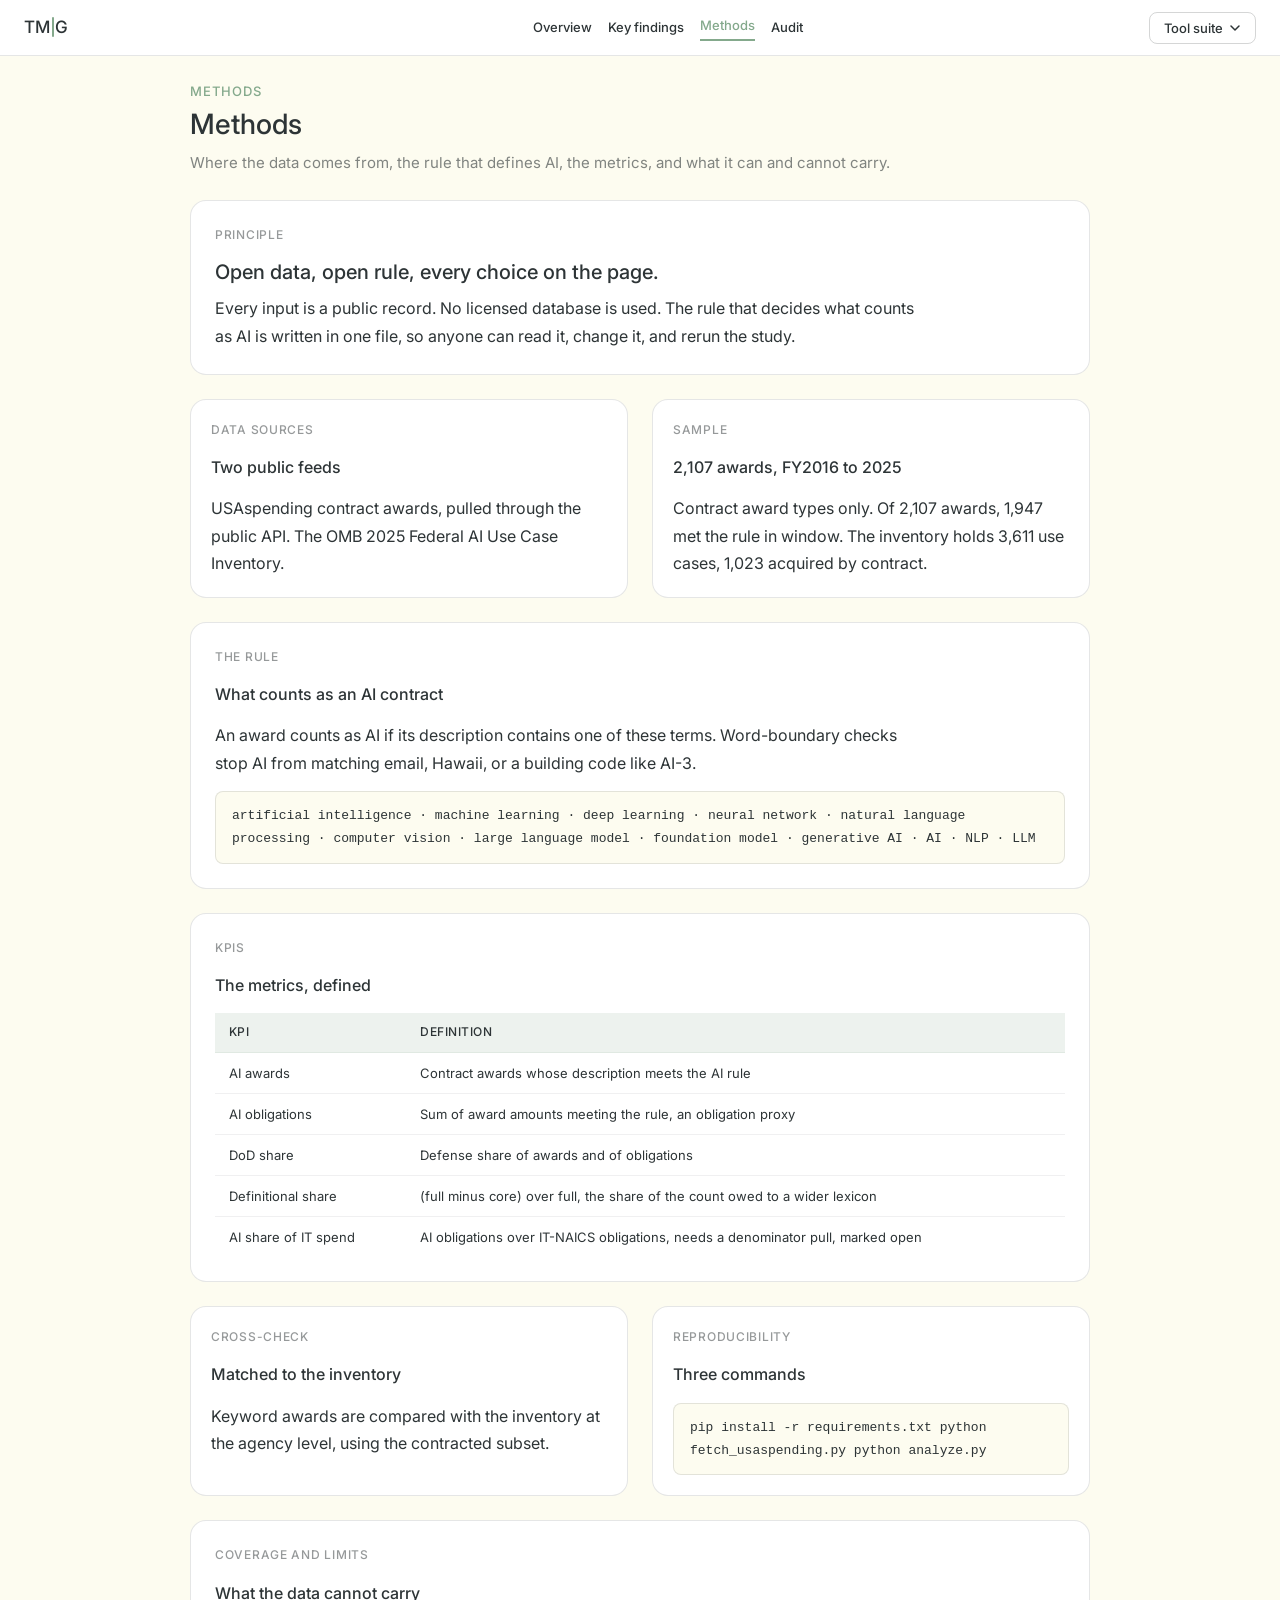
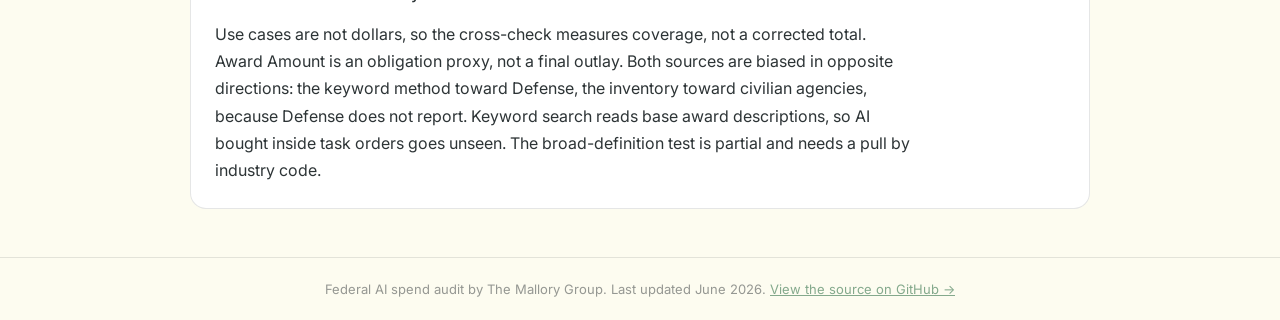
<file: site/methods.html>
<!DOCTYPE html>
<html lang="en">
<head>
<meta charset="utf-8">
<meta name="viewport" content="width=device-width, initial-scale=1">
<title>Methods | How Washington buys AI</title>
<meta name="description" content="Data sources, the rule, the KPIs, and the limits.">
<link rel="preconnect" href="https://fonts.googleapis.com">
<link href="https://fonts.googleapis.com/css2?family=Inter:wght@400;500&display=swap" rel="stylesheet">
<link rel="stylesheet" href="ui.css">
<style>
/* TMG brand system, inlined so it cannot fail to load */
/* ============================================================
   TMG Design System — The Mallory Group
   dist/tmg.css — v2.0

   CDN usage (add to every repo <head>):
   <link rel="stylesheet" href="https://rmallorybpc.github.io/tmg-brand-guide/dist/tmg.css">

   Google Font (add above the CSS link):
   <link rel="preconnect" href="https://fonts.googleapis.com">
   <link href="https://fonts.googleapis.com/css2?family=Inter:wght@400;500&display=swap" rel="stylesheet">
   ============================================================ */


/* ── 1. Tokens ─────────────────────────────────────────────── */
:root {
  /* Palette */
  --tmg-cream:        #FDFCF0;
  --tmg-charcoal:     #2D3436;
  --tmg-sage:         #84A98C;
  --tmg-sage-hover:   #6B8F74;
  --tmg-white:        #FFFFFF;

  /* Semantic */
  --tmg-bg:           var(--tmg-cream);
  --tmg-text:         var(--tmg-charcoal);
  --tmg-accent:       var(--tmg-sage);
  --tmg-surface:      var(--tmg-white);

  /* Status */
  --tmg-success:      #2E8540;
  --tmg-warning:      #C47F00;
  --tmg-error:        #B00020;

  /* Borders */
  --tmg-border:       1px solid rgba(45, 52, 54, 0.12);
  --tmg-border-hover: 1px solid rgba(132, 169, 140, 0.50);

  /* Radii */
  --tmg-bento-radius: 16px;
  --tmg-nav-radius:   8px;
  --tmg-btn-radius:   8px;

  /* Spacing */
  --tmg-gap:          24px;
  --tmg-gap-sm:       12px;

  /* Elevation */
  --tmg-shadow-sm:    0 1px 3px rgba(45, 52, 54, 0.08);
  --tmg-shadow-md:    0 2px 8px rgba(45, 52, 54, 0.10);
}


/* ── 2. Reset & base ───────────────────────────────────────── */
*, *::before, *::after { box-sizing: border-box; }

body {
  background: var(--tmg-bg);
  color: var(--tmg-text);
  font-family: Inter, -apple-system, BlinkMacSystemFont, "Segoe UI", Roboto, "Helvetica Neue", Arial, sans-serif;
  font-size: 16px;
  line-height: 1.7;
  margin: 0;
}

:focus-visible {
  outline: 3px solid rgba(132, 169, 140, 0.40);
  outline-offset: 2px;
}

.sr-only {
  position: absolute; width: 1px; height: 1px; padding: 0;
  margin: -1px; overflow: hidden; clip: rect(0,0,0,0);
  white-space: nowrap; border: 0;
}


/* ── 3. Typography ─────────────────────────────────────────── */
.tmg-eyebrow    { font-size: 13px;  font-weight: 500; letter-spacing: 0.08em; text-transform: uppercase; color: var(--tmg-sage); margin: 0 0 4px; }
.tmg-h1         { font-size: 28px;  font-weight: 500; line-height: 1.3; color: var(--tmg-charcoal); margin: 0 0 8px; }
.tmg-h2         { font-size: 20px;  font-weight: 500; line-height: 1.3; color: var(--tmg-charcoal); margin: 0 0 6px; }
.tmg-h3         { font-size: 16px;  font-weight: 500; line-height: 1.3; color: var(--tmg-charcoal); margin: 0 0 6px; }
.tmg-body       { font-size: 16px;  font-weight: 400; line-height: 1.7; color: var(--tmg-charcoal); }
.tmg-body-sm    { font-size: 13px;  font-weight: 400; color: var(--tmg-charcoal); }
.tmg-label      { font-size: 13px;  font-weight: 500; color: var(--tmg-charcoal); }
.tmg-label-caps { font-size: 12px;  font-weight: 500; letter-spacing: 0.06em; text-transform: uppercase; color: rgba(45,52,54,0.50); }
.tmg-metric     { font-size: 28px;  font-weight: 500; color: var(--tmg-charcoal); }
.tmg-text-muted { color: rgba(45, 52, 54, 0.55); }
.tmg-text-accent{ color: var(--tmg-sage); }


/* ── 4. Navigation ─────────────────────────────────────────── */
.tmg-nav {
  position: sticky; top: 0; z-index: 100;
  background: var(--tmg-white); border-bottom: var(--tmg-border);
  padding: 0 24px; height: 56px;
  display: flex; align-items: center; justify-content: space-between;
}

.tmg-logo {
  display: flex; align-items: center;
  font-size: 17px; font-weight: 500; letter-spacing: 0.02em;
  color: var(--tmg-charcoal); text-decoration: none;
}

.tmg-logo-divider {
  width: 2px; height: 20px;
  background: var(--tmg-sage); border-radius: 2px; margin: 0 1px;
}

.tmg-dropdown-wrap { position: relative; }

.tmg-dropdown-btn {
  background: transparent; border: 1px solid rgba(45,52,54,0.20);
  border-radius: var(--tmg-btn-radius); padding: 7px 14px;
  font-size: 13px; font-weight: 500; color: var(--tmg-charcoal);
  cursor: pointer; display: inline-flex; align-items: center; gap: 6px;
  font-family: inherit; transition: background 0.15s;
}
.tmg-dropdown-btn:hover,
.tmg-dropdown-btn.open          { background: rgba(132,169,140,0.10); }
.tmg-dropdown-btn:focus-visible { outline: 3px solid rgba(132,169,140,0.35); outline-offset: 2px; }

.tmg-chevron { transition: transform 0.2s; flex-shrink: 0; }
.tmg-dropdown-btn.open .tmg-chevron { transform: rotate(180deg); }

.tmg-dropdown-menu {
  display: none; position: absolute; right: 0; top: calc(100% + 6px);
  background: var(--tmg-white); border: var(--tmg-border);
  border-radius: 10px; padding: 6px; min-width: 220px;
  z-index: 200; box-shadow: var(--tmg-shadow-md);
}
.tmg-dropdown-menu.open { display: block; }

.tmg-dropdown-menu a {
  display: block; padding: 8px 12px; border-radius: 6px;
  font-size: 13px; color: var(--tmg-charcoal); text-decoration: none;
  transition: background 0.12s, color 0.12s;
}
.tmg-dropdown-menu a:hover          { background: rgba(132,169,140,0.12); color: var(--tmg-sage-hover); }
.tmg-dropdown-menu a:focus-visible  { outline: 2px solid var(--tmg-sage); outline-offset: -2px; border-radius: 6px; }


/* ── 5. Layout ─────────────────────────────────────────────── */
.tmg-page {
  background: var(--tmg-bg);
  min-height: 100vh;
  padding: var(--tmg-gap);
}

.tmg-container {
  max-width: 1280px;
  margin: 0 auto;
}

.tmg-bento-grid {
  display: grid;
  grid-template-columns: repeat(auto-fit, minmax(280px, 1fr));
  gap: var(--tmg-gap);
}

.tmg-page-header { margin-bottom: var(--tmg-gap); }
.tmg-page-title  { font-size: 28px; font-weight: 500; color: var(--tmg-charcoal); margin: 0 0 8px; line-height: 1.3; }
.tmg-page-desc   { font-size: 15px; color: rgba(45,52,54,0.60); margin: 0; }

.tmg-footer {
  padding: 20px 24px; text-align: center;
  font-size: 13px; color: rgba(45,52,54,0.50);
  border-top: var(--tmg-border); margin-top: var(--tmg-gap);
}


/* ── 6. Cards ──────────────────────────────────────────────── */
.tmg-card {
  background: var(--tmg-white);
  border: var(--tmg-border);
  border-radius: var(--tmg-bento-radius);
  padding: 20px;
}

.tmg-card-wide {
  background: var(--tmg-white);
  border: var(--tmg-border);
  border-radius: var(--tmg-bento-radius);
  padding: 24px;
  grid-column: 1 / -1;
}

.tmg-card-label { font-size: 12px; font-weight: 500; text-transform: uppercase; letter-spacing: 0.06em; color: rgba(45,52,54,0.50); margin: 0 0 8px; }
.tmg-card-title { font-size: 16px; font-weight: 500; color: var(--tmg-charcoal); margin: 0 0 14px; }
.tmg-card-value { font-size: 28px; font-weight: 500; color: var(--tmg-charcoal); margin: 0 0 4px; }
.tmg-card-sub   { font-size: 12px; color: var(--tmg-sage); margin: 0; }
.tmg-trend-up   { color: var(--tmg-success); font-size: 13px; font-weight: 500; }
.tmg-trend-down { color: var(--tmg-error);   font-size: 13px; font-weight: 500; }


/* ── 7. Buttons ────────────────────────────────────────────── */
.tmg-btn {
  background: var(--tmg-charcoal); color: var(--tmg-white);
  border: none; border-radius: var(--tmg-btn-radius);
  padding: 10px 16px; font-size: 13px; font-weight: 500;
  cursor: pointer; display: inline-flex; align-items: center; gap: 6px;
  font-family: inherit; transition: background 0.15s;
}
.tmg-btn:hover          { background: #3D4446; }
.tmg-btn:active         { transform: scale(0.98); }
.tmg-btn:focus-visible  { outline: 3px solid rgba(45,52,54,0.20); outline-offset: 2px; }

.tmg-btn-ghost {
  background: transparent; color: var(--tmg-charcoal);
  border: 1px solid rgba(45,52,54,0.20); border-radius: var(--tmg-btn-radius);
  padding: 10px 16px; font-size: 13px; font-weight: 500;
  cursor: pointer; display: inline-flex; align-items: center; gap: 6px;
  font-family: inherit; transition: border-color 0.15s, color 0.15s;
}
.tmg-btn-ghost:hover         { border-color: var(--tmg-sage); color: var(--tmg-sage-hover); }
.tmg-btn-ghost:active        { transform: scale(0.98); }
.tmg-btn-ghost:focus-visible { outline: 3px solid rgba(132,169,140,0.35); outline-offset: 2px; }


/* ── 8. Tables ─────────────────────────────────────────────── */
.tmg-table { width: 100%; border-collapse: collapse; font-size: 13px; }

.tmg-table th {
  background: rgba(132,169,140,0.15); color: var(--tmg-charcoal);
  font-weight: 500; font-size: 12px; text-transform: uppercase;
  letter-spacing: 0.04em; padding: 9px 14px; text-align: left;
  border-bottom: 1px solid rgba(132,169,140,0.25);
}

.tmg-table td {
  padding: 9px 14px;
  border-bottom: 1px solid rgba(45,52,54,0.07);
  color: var(--tmg-charcoal);
}

.tmg-table tr:last-child td { border-bottom: none; }
.tmg-table tr:hover td      { background: rgba(132,169,140,0.04); }


/* ── 9. Form inputs ────────────────────────────────────────── */
.tmg-input,
.tmg-select,
.tmg-textarea {
  width: 100%; background: var(--tmg-white); color: var(--tmg-charcoal);
  border: var(--tmg-border); border-radius: var(--tmg-btn-radius);
  padding: 9px 12px; font-size: 14px; font-family: inherit;
  transition: border-color 0.15s, box-shadow 0.15s; box-sizing: border-box;
}
.tmg-input:focus,
.tmg-select:focus,
.tmg-textarea:focus {
  outline: none; border-color: var(--tmg-sage);
  box-shadow: 0 0 0 3px rgba(132,169,140,0.15);
}
.tmg-input::placeholder { color: rgba(45,52,54,0.35); }

.tmg-field-label {
  display: block; font-size: 13px; font-weight: 500;
  color: var(--tmg-charcoal); margin-bottom: 6px;
}

</style>
<style>
    .fa-wrap{max-width:900px;margin:0 auto}
    .fa-stack{display:flex;flex-direction:column;gap:var(--tmg-gap)}
    .fa-prose p{margin:0 0 14px;max-width:70ch}
    .fa-prose p:last-child{margin-bottom:0}
    .fa-lede{font-size:18px;line-height:1.6}
    .fa-claim{font-size:20px;font-weight:500;line-height:1.3;margin:0 0 10px}
    .fa-diff{font-family:ui-monospace,Menlo,Consolas,monospace;font-size:13px;line-height:1.7;
      background:var(--tmg-cream);border:var(--tmg-border);border-radius:8px;padding:14px 16px;overflow-x:auto;white-space:pre;margin-top:14px}
    .fa-diff .del{color:var(--tmg-error)}
    .fa-diff .add{color:var(--tmg-success)}
    .fa-strike{font-size:14px;line-height:2.1;margin:4px 0 0}
    .fa-strike span{text-decoration:line-through;text-decoration-color:var(--tmg-error);text-decoration-thickness:1px;margin-right:14px;white-space:nowrap;display:inline-block}
    .fa-mono{font-family:ui-monospace,Menlo,Consolas,monospace;font-size:13px;line-height:1.8;
      background:var(--tmg-cream);border:var(--tmg-border);border-radius:8px;padding:12px 16px}
    .fa-actions{display:flex;gap:12px;flex-wrap:wrap;margin-top:4px}
    a.fa-btn{background:var(--tmg-charcoal);color:var(--tmg-white);border-radius:8px;padding:10px 16px;font-size:13px;font-weight:500;text-decoration:none;display:inline-flex;align-items:center;gap:6px}
    a.fa-btn:hover{background:#3D4446}
    a.fa-btn-ghost{background:transparent;color:var(--tmg-charcoal);border:1px solid rgba(45,52,54,0.20);border-radius:8px;padding:10px 16px;font-size:13px;font-weight:500;text-decoration:none}
    a.fa-btn-ghost:hover{border-color:var(--tmg-sage);color:var(--tmg-sage-hover)}
    .fa-note{font-size:13px;color:var(--tmg-text-muted)}
    @media (prefers-reduced-motion:reduce){*{transition:none !important}}
</style>
</head>
<body>
<nav class="tmg-nav" aria-label="Primary">
  <a class="tmg-logo" href="index.html" aria-label="The Mallory Group home"><span>TM</span><span class="tmg-logo-divider" aria-hidden="true"></span><span>G</span></a>
  <div class="fa-navlinks">
      <a href="index.html">Overview</a>
      <a href="findings.html">Key findings</a>
      <a href="methods.html" aria-current="page">Methods</a>
      <a href="audit.html">Audit</a>
    <div class="tmg-dropdown-wrap">
      <button class="tmg-dropdown-btn" id="toolBtn" aria-haspopup="true" aria-expanded="false" aria-controls="toolMenu">Tool suite
        <svg class="tmg-chevron" width="12" height="12" viewBox="0 0 12 12" aria-hidden="true"><path d="M2 4l4 4 4-4" fill="none" stroke="currentColor" stroke-width="1.5" stroke-linecap="round" stroke-linejoin="round"/></svg>
      </button>
      <div class="tmg-dropdown-menu" id="toolMenu" role="menu">
        <a role="menuitem" href="https://rmallorybpc.github.io/pdf-multi-agent-analysis/" target="_blank" rel="noreferrer">PDF Multi-Agent Analysis</a>
        <a role="menuitem" href="https://rmallorybpc.github.io/housing-market-intel/" target="_blank" rel="noreferrer">Housing Market Intel</a>
        <a role="menuitem" href="https://rmallorybpc.github.io/real-estate-report/" target="_blank" rel="noreferrer">Real Estate Report</a>
        <a role="menuitem" href="https://rmallorybpc.github.io/nflanalysis/dashboard/src/" target="_blank" rel="noreferrer">NFL Analysis</a>
        <a role="menuitem" href="https://rmallorybpc.github.io/recipes/" target="_blank" rel="noreferrer">Recipe Book</a>
        <a role="menuitem" href="https://rmallorybpc.github.io/nhl-free-agency-research/" target="_blank" rel="noreferrer">NHL Free Agency Research</a>
        <a role="menuitem" href="https://rmallorybpc.github.io/nhl-play-for-contract/" target="_blank" rel="noreferrer">NHL Play for Contract</a>
        <a role="menuitem" href="https://rmallorybpc.github.io/nba-research-project/" target="_blank" rel="noreferrer">NBA Supermax Research</a>
        <a role="menuitem" href="https://content-integrity-audit.pages.dev/" target="_blank" rel="noreferrer">Content Integrity</a>
        <a role="menuitem" href="https://rmallorybpc.github.io/external-hire-premium/" target="_blank" rel="noreferrer">External Hire Premium</a>
        <a role="menuitem" href="index.html" aria-current="page">Federal AI Spend Audit</a>
      </div>
    </div>
  </div>
</nav>
<div class="tmg-page">
<div class="tmg-container">
<div class="fa-wrap">
<header class="tmg-page-header"><p class="tmg-eyebrow">Methods</p>
  <h1 class="tmg-page-title">Methods</h1>
  <p class="tmg-page-desc">Where the data comes from, the rule that defines AI, the metrics, and what it can and cannot carry.</p></header>
<div class="fa-stack">
  <section class="tmg-card-wide fa-prose" aria-labelledby="m0"><p class="tmg-card-label">Principle</p>
    <h2 id="m0" class="fa-claim">Open data, open rule, every choice on the page.</h2>
    <p>Every input is a public record. No licensed database is used. The rule that decides what counts as AI is written in one file, so anyone can read it, change it, and rerun the study.</p></section>
  <div class="tmg-bento-grid">
    <section class="tmg-card fa-prose" aria-labelledby="m1"><p class="tmg-card-label">Data sources</p>
      <h3 id="m1" class="tmg-card-title">Two public feeds</h3>
      <p>USAspending contract awards, pulled through the public API. The OMB 2025 Federal AI Use Case Inventory.</p></section>
    <section class="tmg-card fa-prose" aria-labelledby="m2"><p class="tmg-card-label">Sample</p>
      <h3 id="m2" class="tmg-card-title">2,107 awards, FY2016 to 2025</h3>
      <p>Contract award types only. Of 2,107 awards, 1,947 met the rule in window. The inventory holds 3,611 use cases, 1,023 acquired by contract.</p></section>
  </div>
  <section class="tmg-card-wide fa-prose" aria-labelledby="m3"><p class="tmg-card-label">The rule</p>
    <h3 id="m3" class="tmg-card-title">What counts as an AI contract</h3>
    <p>An award counts as AI if its description contains one of these terms. Word-boundary checks stop AI from matching email, Hawaii, or a building code like AI-3.</p>
    <div class="fa-mono">artificial intelligence · machine learning · deep learning · neural network · natural language processing · computer vision · large language model · foundation model · generative AI · AI · NLP · LLM</div></section>
  <section class="tmg-card-wide fa-prose" aria-labelledby="mk"><p class="tmg-card-label">KPIs</p>
    <h3 id="mk" class="tmg-card-title">The metrics, defined</h3>
    <table class="tmg-table"><thead><tr><th scope="col">KPI</th><th scope="col">Definition</th></tr></thead>
    <tbody>
    <tr><td>AI awards</td><td>Contract awards whose description meets the AI rule</td></tr>
    <tr><td>AI obligations</td><td>Sum of award amounts meeting the rule, an obligation proxy</td></tr>
    <tr><td>DoD share</td><td>Defense share of awards and of obligations</td></tr>
    <tr><td>Definitional share</td><td>(full minus core) over full, the share of the count owed to a wider lexicon</td></tr>
    <tr><td>AI share of IT spend</td><td>AI obligations over IT-NAICS obligations, needs a denominator pull, marked open</td></tr>
    </tbody></table></section>
  <div class="tmg-bento-grid">
    <section class="tmg-card fa-prose" aria-labelledby="m4"><p class="tmg-card-label">Cross-check</p>
      <h3 id="m4" class="tmg-card-title">Matched to the inventory</h3>
      <p>Keyword awards are compared with the inventory at the agency level, using the contracted subset.</p></section>
    <section class="tmg-card fa-prose" aria-labelledby="m5"><p class="tmg-card-label">Reproducibility</p>
      <h3 id="m5" class="tmg-card-title">Three commands</h3>
      <div class="fa-mono">pip install -r requirements.txt
python fetch_usaspending.py
python analyze.py</div></section>
  </div>
  <section class="tmg-card-wide fa-prose" aria-labelledby="m6"><p class="tmg-card-label">Coverage and limits</p>
    <h3 id="m6" class="tmg-card-title">What the data cannot carry</h3>
    <p>Use cases are not dollars, so the cross-check measures coverage, not a corrected total. Award Amount is an obligation proxy, not a final outlay. Both sources are biased in opposite directions: the keyword method toward Defense, the inventory toward civilian agencies, because Defense does not report. Keyword search reads base award descriptions, so AI bought inside task orders goes unseen. The broad-definition test is partial and needs a pull by industry code.</p></section>
</div>
</div>
</div>
</div>
<footer class="tmg-footer">
  Federal AI spend audit by The Mallory Group. Last updated June 2026.
  <a href="REPO_URL_HERE" target="_blank" rel="noreferrer" class="tmg-text-accent">View the source on GitHub &rarr;</a>
</footer>
<script>
  (function(){var b=document.getElementById('toolBtn'),m=document.getElementById('toolMenu');if(!b||!m)return;
   function c(){m.classList.remove('open');b.classList.remove('open');b.setAttribute('aria-expanded','false');}
   b.addEventListener('click',function(e){e.stopPropagation();var o=m.classList.toggle('open');b.classList.toggle('open',o);b.setAttribute('aria-expanded',o?'true':'false');});
   m.addEventListener('click',function(e){e.stopPropagation();});document.addEventListener('click',c);
   document.addEventListener('keydown',function(e){if(e.key==='Escape'){c();b.focus();}});})();
</script>
</body>
</html>
</file>
<file: site/ui.css>
/* Shared UI layer for all site pages. Uses TMG design tokens from tmg.css. */

.fa-skip-link {
  position: absolute;
  left: 12px;
  top: -40px;
  background: var(--tmg-charcoal);
  color: var(--tmg-white);
  padding: 8px 12px;
  border-radius: 8px;
  text-decoration: none;
  font-size: 13px;
  z-index: 1000;
}

.fa-skip-link:focus {
  top: 12px;
}

.tmg-nav {
  gap: 12px;
}

.fa-navlinks {
  display: flex;
  align-items: center;
  gap: 16px;
  min-width: 0;
  flex: 1;
  justify-content: center;
  position: relative;
}

.fa-navlinks .tmg-dropdown-wrap {
  position: absolute;
  right: 0;
}

.fa-navlinks a {
  font-size: 13px;
  font-weight: 500;
  color: var(--tmg-charcoal);
  text-decoration: none;
  white-space: nowrap;
}

.fa-navlinks a:hover {
  color: var(--tmg-sage-hover);
}

.fa-navlinks a[aria-current="page"] {
  color: var(--tmg-sage);
  border-bottom: 2px solid var(--tmg-sage);
  padding-bottom: 2px;
}

.tmg-page-links {
  display: flex;
  gap: 4px;
  margin-left: 12px;
  min-width: 0;
}

.tmg-page-links a {
  padding: 6px 12px;
  border-radius: var(--tmg-nav-radius);
  font-size: 13px;
  font-weight: 500;
  color: var(--tmg-charcoal);
  text-decoration: none;
  transition: background 0.15s;
}

.tmg-page-links a:hover {
  background: rgba(132, 169, 140, 0.12);
}

.tmg-page-links a[aria-current="page"] {
  background: rgba(132, 169, 140, 0.15);
  color: var(--tmg-sage-hover);
}

.fa-wrap {
  max-width: 900px;
  margin: 0 auto;
}

.fa-stack {
  display: flex;
  flex-direction: column;
  gap: var(--tmg-gap);
}

.fa-prose p {
  margin: 0 0 14px;
  max-width: 70ch;
}

.fa-prose p:last-child {
  margin-bottom: 0;
}

.fa-claim {
  font-size: 20px;
  font-weight: 500;
  line-height: 1.3;
  margin: 0 0 10px;
}

.fa-diff,
.fa-mono {
  font-family: ui-monospace, Menlo, Consolas, monospace;
  font-size: 13px;
  line-height: 1.8;
  background: var(--tmg-cream);
  border: var(--tmg-border);
  border-radius: 8px;
  padding: 12px 16px;
  overflow-x: auto;
}

.fa-diff {
  white-space: pre;
  margin-top: 14px;
  line-height: 1.7;
  padding: 14px 16px;
}

.fa-diff .del {
  color: var(--tmg-error);
}

.fa-diff .add {
  color: var(--tmg-success);
}

.fa-strike {
  font-size: 14px;
  line-height: 2.1;
  margin: 4px 0 0;
}

.fa-strike span {
  text-decoration: line-through;
  text-decoration-color: var(--tmg-error);
  text-decoration-thickness: 1px;
  margin-right: 14px;
  white-space: nowrap;
  display: inline-block;
}

.fa-actions {
  display: flex;
  gap: 12px;
  flex-wrap: wrap;
  margin-top: 4px;
}

a.fa-btn {
  background: var(--tmg-charcoal);
  color: var(--tmg-white);
  border-radius: 8px;
  padding: 10px 16px;
  font-size: 13px;
  font-weight: 500;
  text-decoration: none;
  display: inline-flex;
  align-items: center;
  gap: 6px;
}

a.fa-btn:hover {
  background: #3D4446;
}

a.fa-btn-ghost {
  background: transparent;
  color: var(--tmg-charcoal);
  border: 1px solid rgba(45, 52, 54, 0.20);
  border-radius: 8px;
  padding: 10px 16px;
  font-size: 13px;
  font-weight: 500;
  text-decoration: none;
}

a.fa-btn-ghost:hover {
  border-color: var(--tmg-sage);
  color: var(--tmg-sage-hover);
}

.fa-note {
  font-size: 13px;
  color: var(--tmg-text-muted);
}

.fa-chart-shell {
  margin: 8px 0;
}

.fa-chart-legend {
  display: flex;
  align-items: center;
  flex-wrap: wrap;
  gap: 8px;
}

.fa-chart-legend-gap {
  margin-left: 8px;
}

.fa-legend-swatch {
  display: inline-block;
  width: 10px;
  height: 10px;
  border-radius: 2px;
  margin-right: 5px;
}

.fa-legend-swatch-defense {
  background: var(--tmg-charcoal);
}

.fa-legend-swatch-civilian {
  background: var(--tmg-sage);
}

@media (max-width: 900px) {
  .tmg-nav {
    height: auto;
    min-height: 56px;
    padding: 10px 16px;
    gap: 10px;
    align-items: flex-start;
    flex-wrap: wrap;
  }

  .tmg-page-links {
    width: 100%;
    order: 3;
    justify-content: flex-start;
    margin-left: 0;
    gap: 12px;
    overflow-x: auto;
    padding-bottom: 2px;
  }

  .tmg-dropdown-wrap {
    margin-left: auto;
  }
}

@media (max-width: 600px) {
  .tmg-nav {
    overflow-x: auto;
    gap: 12px;
  }

  .fa-navlinks {
    gap: 12px;
    justify-content: flex-start;
    flex: 0 0 auto;
  }

  .fa-navlinks .tmg-dropdown-wrap {
    position: static;
  }

  .tmg-page-links {
    gap: 2px;
  }

  .fa-wrap {
    max-width: 100%;
  }
}

@media (prefers-reduced-motion: reduce) {
  * {
    transition: none !important;
    animation: none !important;
  }
}
</file>
